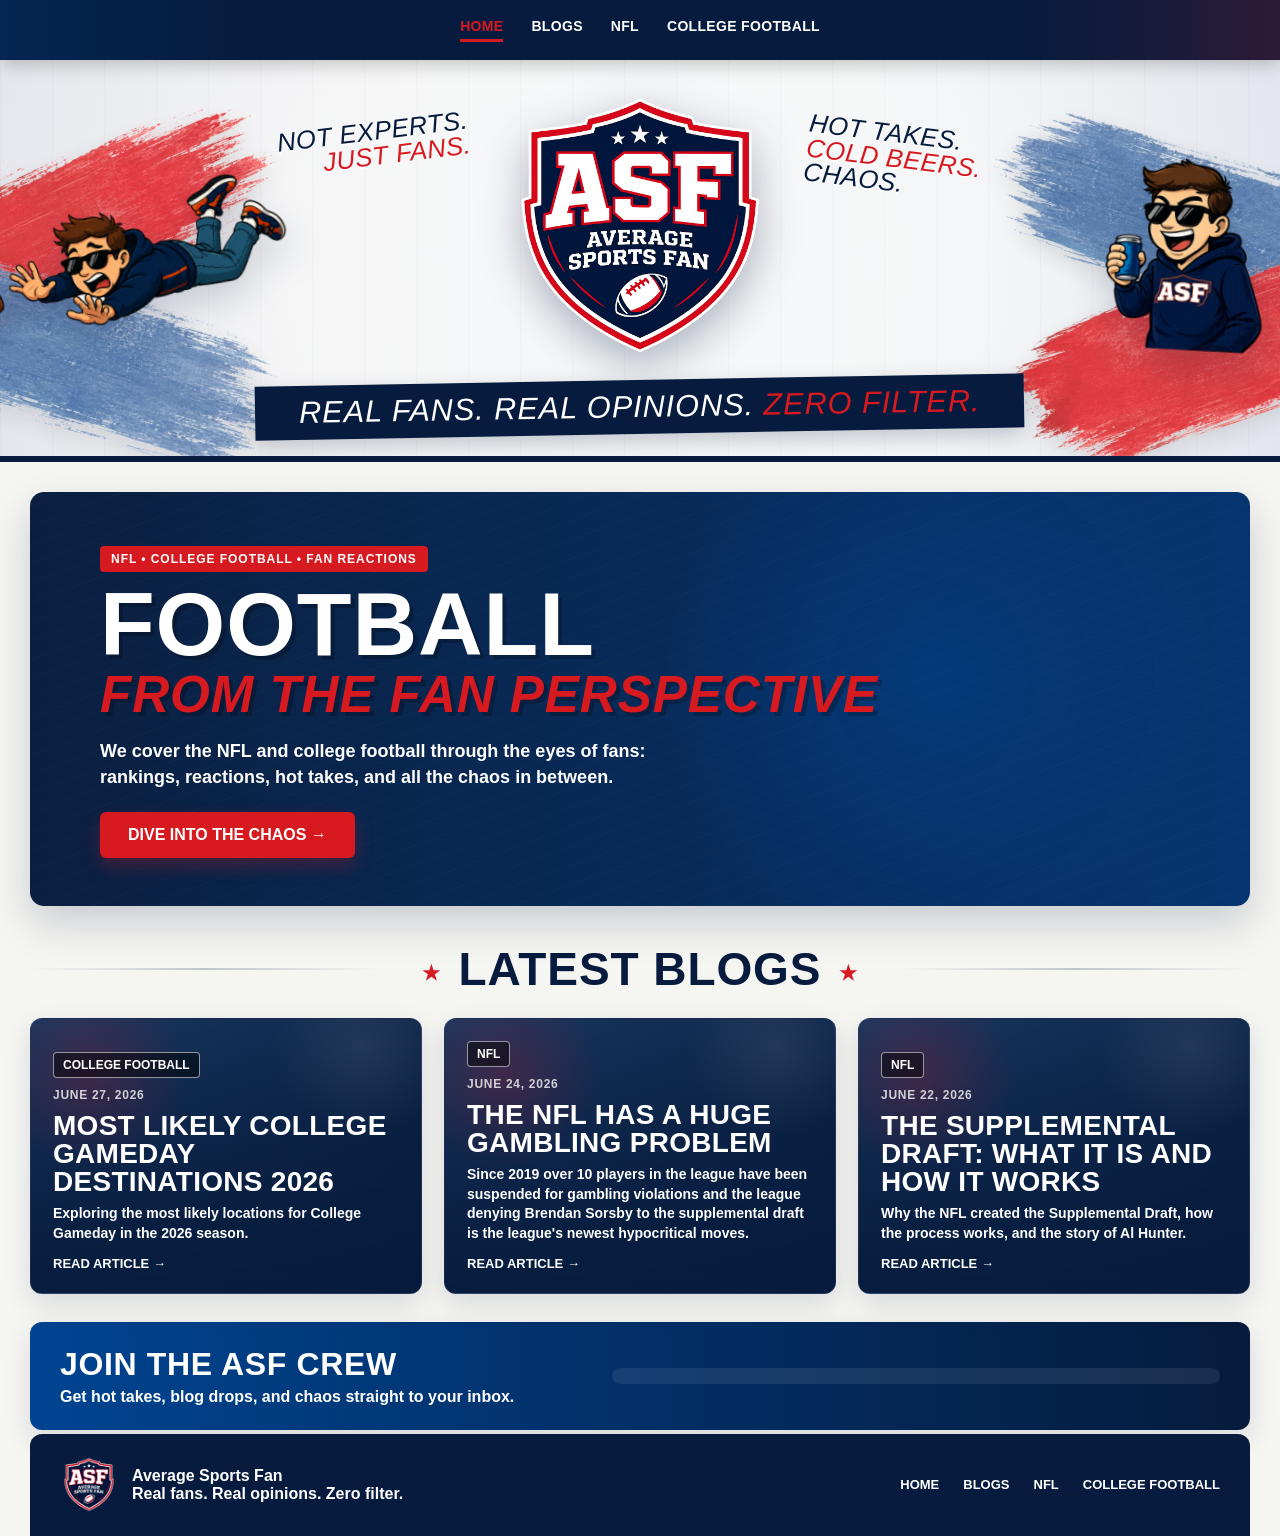
<file: index.html>
<!DOCTYPE html>
<html lang="en">
<head>
  <meta charset="UTF-8" />
  <meta name="viewport" content="width=device-width, initial-scale=1.0" />

  <title>Average Sports Fan | NFL & College Football Blog</title>
  <meta name="description" content="Average Sports Fan covers NFL and college football with fan reactions, rankings, and hot takes." />

  <style>
    :root {
      --navy: #061b3d;
      --blue: #004491;
      --red: #d71920;
      --white: #ffffff;
      --off-white: #f5f5f2;
      --text: #111111;
      --card-shadow: 0 18px 40px rgba(6, 27, 61, 0.18);
      --soft-shadow: 0 10px 28px rgba(6, 27, 61, 0.12);
    }

    * {
      box-sizing: border-box;
    }

    body {
      margin: 0;
      font-family: Arial, Helvetica, sans-serif;
      background: var(--off-white);
      color: var(--text);
    }

    a {
      color: inherit;
      text-decoration: none;
    }

    img {
      max-width: 100%;
      display: block;
    }

    .site-nav {
      background:
        linear-gradient(90deg, rgba(0, 68, 145, 0.25), transparent 20%, transparent 80%, rgba(215, 25, 32, 0.18)),
        var(--navy);
      color: var(--white);
      padding: 18px 7%;
      display: flex;
      align-items: center;
      justify-content: center;
      gap: 28px;
      text-transform: uppercase;
      font-weight: 900;
      letter-spacing: 0.02em;
      position: sticky;
      top: 0;
      z-index: 50;
      box-shadow: 0 4px 18px rgba(0, 0, 0, 0.22);
    }

    .nav-left {
      display: flex;
      align-items: center;
      justify-content: center;
      gap: 28px;
      flex-wrap: wrap;
    }

    .site-nav a {
      font-size: 14px;
      padding-bottom: 5px;
      border-bottom: 3px solid transparent;
    }

    .site-nav a:hover,
    .site-nav a.active {
      color: var(--red);
      border-bottom-color: var(--red);
    }

    .brand-strip {
      position: relative;
      min-height: 390px;
      background:
        radial-gradient(circle at center, rgba(255,255,255,0.97), rgba(255,255,255,0.86) 52%, rgba(235,238,244,0.9)),
        linear-gradient(90deg, rgba(215, 25, 32, 0.08), transparent 35%, transparent 65%, rgba(0, 68, 145, 0.10));
      overflow: hidden;
      border-bottom: 6px solid var(--navy);
      display: grid;
      place-items: center;
      text-align: center;
      padding: 28px 20px 22px;
    }

    .brand-strip::before {
      content: "";
      position: absolute;
      inset: 0;
      background:
        linear-gradient(rgba(6,27,61,0.03), rgba(6,27,61,0.03)),
        repeating-linear-gradient(
          90deg,
          rgba(6,27,61,0.025) 0,
          rgba(6,27,61,0.025) 1px,
          transparent 1px,
          transparent 52px
        );
      pointer-events: none;
    }

    .corner-brush {
      position: absolute;
      width: 520px;
      opacity: 0.95;
      z-index: 1;
      filter: drop-shadow(0 8px 12px rgba(0,0,0,0.12));
      pointer-events: none;
    }

    .brush-red-left {
      left: -210px;
      top: 30px;
      transform: rotate(-23deg);
    }

    .brush-blue-left {
      left: -220px;
      bottom: -38px;
      transform: rotate(17deg);
    }

    .brush-blue-right {
      right: -210px;
      top: 28px;
      transform: rotate(18deg);
    }

    .brush-red-right {
      right: -215px;
      bottom: -35px;
      transform: rotate(-18deg);
    }

    .brand-content {
      position: relative;
      z-index: 5;
      width: min(1240px, 100%);
      display: grid;
      grid-template-columns: 1fr 280px 1fr;
      align-items: center;
      gap: 24px;
    }

    .brand-logo {
      width: 280px;
      margin: 0 auto;
      filter: drop-shadow(0 14px 22px rgba(6, 27, 61, 0.32));
      position: relative;
      z-index: 8;
    }

    .brand-side {
      min-height: 255px;
      position: relative;
      display: flex;
      align-items: center;
    }

    .brand-side.left {
      justify-content: flex-start;
    }

    .brand-side.right {
      justify-content: flex-end;
    }

    .brand-character {
      position: relative;
      z-index: 6;
      filter: drop-shadow(0 16px 18px rgba(6, 27, 61, 0.18));
    }

    .falling-fan-img {
      width: 360px;
      left: -85px;
      top: 25px;
      transform: rotate(-4deg);
      margin-right: 0;
    }

    .standing-fan-img {
      width: 355px;
      left: 95px;
      top: 25px;
      transform: rotate(3deg);
      margin-left: 0;
    }

    .callout {
      position: absolute;
      z-index: 9;
      font-family: Impact, "Arial Black", sans-serif;
      text-transform: uppercase;
      font-style: italic;
      line-height: 0.96;
      letter-spacing: 0.015em;
      font-size: clamp(22px, 2vw, 32px);
      text-shadow: 0 2px 0 rgba(255,255,255,0.9);
      pointer-events: none;
    }

    .callout.left {
      top: 18px;
      right: 6px;
      transform: rotate(-7deg);
      text-align: right;
    }

    .callout.right {
      top: 20px;
      left: 2px;
      transform: rotate(7deg);
      text-align: left;
    }

    .callout .navy {
      color: var(--navy);
      display: block;
    }

    .callout .red {
      color: var(--red);
      display: block;
    }

    .brand-slogan {
      position: relative;
      z-index: 10;
      display: inline-block;
      margin-top: 12px;
      padding: 9px 44px;
      background: var(--navy);
      color: var(--white);
      font-family: Impact, "Arial Black", sans-serif;
      font-size: clamp(22px, 2.4vw, 34px);
      font-style: italic;
      text-transform: uppercase;
      letter-spacing: 0.03em;
      box-shadow: 0 8px 22px rgba(6,27,61,0.22);
      transform: rotate(-1deg);
    }

    .brand-slogan span {
      color: var(--red);
    }

    .page-wrap {
      width: min(1220px, calc(100% - 40px));
      margin: 0 auto;
    }

    .hero-card {
      margin-top: 30px;
      min-height: 335px;
      border-radius: 14px;
      overflow: hidden;
      background:
        radial-gradient(circle at 74% 45%, rgba(0, 68, 145, 0.48), transparent 30%),
        linear-gradient(90deg, rgba(6, 27, 61, 0.98), rgba(0, 49, 108, 0.98));
      color: var(--white);
      box-shadow: var(--card-shadow);
      display: grid;
      grid-template-columns: 1fr;
      align-items: end;
      position: relative;
      isolation: isolate;
    }

    .hero-card::before {
      content: "";
      position: absolute;
      inset: 0;
      background:
        repeating-linear-gradient(
          -20deg,
          rgba(255,255,255,0.035) 0,
          rgba(255,255,255,0.035) 1px,
          transparent 1px,
          transparent 18px
        );
      opacity: 0.5;
      z-index: -1;
    }

    .hero-copy {
      padding: 54px 70px 48px;
      position: relative;
      z-index: 2;
    }

    .hero-kicker {
      display: inline-block;
      background: var(--red);
      color: var(--white);
      padding: 6px 11px;
      border-radius: 4px;
      text-transform: uppercase;
      font-weight: 900;
      font-size: 12px;
      letter-spacing: 0.08em;
      margin-bottom: 16px;
    }

    .hero-copy h1 {
      margin: 0;
      font-family: Impact, "Arial Black", sans-serif;
      font-size: clamp(62px, 7vw, 104px);
      line-height: 0.82;
      text-transform: uppercase;
      letter-spacing: 0.01em;
      text-shadow: 4px 4px 0 rgba(0,0,0,0.22);
    }

    .hero-copy h1 span {
      display: block;
      margin-top: 10px;
      color: var(--red);
      font-size: clamp(30px, 4vw, 52px);
      font-style: italic;
      line-height: 0.95;
    }

    .hero-copy p {
      max-width: 615px;
      margin: 18px 0 22px;
      font-size: 18px;
      line-height: 1.45;
      font-weight: 700;
    }

    .primary-button {
      display: inline-flex;
      align-items: center;
      gap: 10px;
      background: var(--red);
      color: var(--white);
      border-radius: 6px;
      padding: 14px 28px;
      font-weight: 900;
      text-transform: uppercase;
      box-shadow: 0 8px 18px rgba(215, 25, 32, 0.28);
    }

    .primary-button:hover {
      transform: translateY(-1px);
      box-shadow: 0 10px 22px rgba(215, 25, 32, 0.38);
    }

    .section-title {
      display: grid;
      grid-template-columns: 1fr auto 1fr;
      align-items: center;
      gap: 22px;
      margin: 36px 0 22px;
      color: var(--navy);
      font-family: Impact, "Arial Black", sans-serif;
      font-size: clamp(30px, 4vw, 46px);
      text-transform: uppercase;
      letter-spacing: 0.02em;
      text-align: center;
    }

    .section-title::before,
    .section-title::after {
      content: "";
      height: 2px;
      background: linear-gradient(90deg, transparent, rgba(6,27,61,0.22), transparent);
    }

    .section-title span::before,
    .section-title span::after {
      content: "★";
      color: var(--red);
      font-size: 20px;
      margin: 0 18px;
      vertical-align: middle;
    }

    .blog-grid {
      display: grid;
      grid-template-columns: repeat(3, 1fr);
      gap: 22px;
    }

    .post-card {
      min-height: 210px;
      border-radius: 12px;
      overflow: hidden;
      background:
        linear-gradient(rgba(6,27,61,0.42), rgba(6,27,61,0.96)),
        linear-gradient(135deg, #294b79, #061b3d);
      color: var(--white);
      padding: 22px;
      display: flex;
      flex-direction: column;
      justify-content: flex-end;
      box-shadow: var(--soft-shadow);
      border: 1px solid rgba(255,255,255,0.08);
      position: relative;
    }

    .post-card::before {
      content: "";
      position: absolute;
      inset: 0;
      background:
        radial-gradient(circle at 15% 20%, rgba(215,25,32,0.22), transparent 24%),
        radial-gradient(circle at 85% 10%, rgba(255,255,255,0.08), transparent 22%);
      pointer-events: none;
    }

    .post-card > * {
      position: relative;
      z-index: 2;
    }

    .post-tag {
      width: fit-content;
      padding: 5px 9px;
      background: rgba(0,0,0,0.48);
      border: 1px solid rgba(255,255,255,0.55);
      border-radius: 4px;
      font-weight: 900;
      text-transform: uppercase;
      font-size: 12px;
      margin-bottom: 10px;
    }

    .post-card h3 {
      margin: 0 0 8px;
      font-family: Impact, "Arial Black", sans-serif;
      text-transform: uppercase;
      font-size: 28px;
      line-height: 1;
      letter-spacing: 0.01em;
    }

    .post-card p {
      margin: 0 0 12px;
      font-size: 14px;
      line-height: 1.4;
      font-weight: 700;
    }

    .post-date {
      margin-bottom: 10px;
      font-size: 12px;
      font-weight: 900;
      text-transform: uppercase;
      letter-spacing: 0.06em;
      color: rgba(255,255,255,0.78);
    }

    .post-card a {
      color: var(--white);
      font-weight: 900;
      text-transform: uppercase;
      font-size: 13px;
    }

    .empty-posts {
      grid-column: 1 / -1;
      background: var(--white);
      color: var(--navy);
      border-radius: 12px;
      padding: 28px;
      box-shadow: var(--soft-shadow);
      font-weight: 800;
      text-align: center;
    }

    .email-strip {
      margin: 28px 0 0;
      background: linear-gradient(90deg, var(--blue), var(--navy));
      color: var(--white);
      border-radius: 12px;
      padding: 24px 30px;
      display: grid;
      grid-template-columns: 1fr 1.15fr;
      gap: 24px;
      align-items: center;
      box-shadow: var(--soft-shadow);
    }

    .email-strip h2 {
      margin: 0;
      font-family: Impact, "Arial Black", sans-serif;
      text-transform: uppercase;
      font-size: 32px;
      letter-spacing: 0.02em;
    }

    .email-strip p {
      margin: 5px 0 0;
      font-weight: 700;
    }

    .email-strip form {
      display: flex;
      gap: 12px;
    }

    .email-strip input {
      flex: 1;
      border: none;
      border-radius: 6px;
      padding: 15px 16px;
      font-size: 16px;
    }

    .email-strip button {
      border: none;
      border-radius: 6px;
      background: var(--red);
      color: var(--white);
      padding: 15px 32px;
      font-weight: 900;
      text-transform: uppercase;
      cursor: pointer;
    }

    .kit-form-box {
  background: rgba(255,255,255,0.08);
  border-radius: 8px;
  padding: 8px;
}

.kit-form-box form {
  margin: 0 !important;
}

.kit-form-box button,
.kit-form-box input[type="submit"],
.kit-form-box .formkit-submit,
.kit-form-box .formkit-submit span {
  font-family: Impact, "Arial Black", sans-serif !important;
  text-transform: uppercase !important;
  font-style: italic !important;
  letter-spacing: 0.04em !important;
  font-size: 24px !important;
}

    .site-footer {
      width: min(1220px, calc(100% - 40px));
      margin: 4px auto 0;
      background: var(--navy);
      color: var(--white);
      border-radius: 12px 12px 0 0;
      padding: 22px 30px;
      display: flex;
      align-items: center;
      justify-content: space-between;
      gap: 20px;
      font-weight: 700;
    }

    .footer-brand {
      display: flex;
      align-items: center;
      gap: 14px;
    }

    .footer-brand img {
      width: 58px;
    }

    .footer-links {
      display: flex;
      gap: 24px;
      text-transform: uppercase;
      font-size: 13px;
      flex-wrap: wrap;
    }

    @media (max-width: 980px) {
      .site-nav {
        justify-content: center;
      }

      .nav-left {
        justify-content: center;
        gap: 16px;
      }

      .brand-strip {
        min-height: auto;
      }

      .brand-content {
        grid-template-columns: 1fr;
        gap: 10px;
      }

      .brand-side {
        min-height: auto;
        justify-content: center !important;
      }

      .falling-fan-img {
        width: 260px;
        left: 0;
        top: 0;
        transform: rotate(-4deg);
      }

      .standing-fan-img {
        width: 260px;
        left: 0;
        top: 0;
        transform: rotate(3deg);
      }

      .brand-logo {
        width: 230px;
      }

      .callout {
        position: static;
        transform: none !important;
        text-align: center !important;
        margin: 8px 0;
      }

      .email-strip {
        grid-template-columns: 1fr;
      }

      .hero-copy {
        padding: 40px 28px;
        text-align: center;
      }

      .hero-copy p {
        margin-left: auto;
        margin-right: auto;
      }

      .blog-grid {
        grid-template-columns: 1fr;
      }

      .site-footer {
        flex-direction: column;
        text-align: center;
      }

      .footer-brand {
        flex-direction: column;
      }
    }

    @media (max-width: 600px) {
      .site-nav {
        padding: 14px 20px;
      }

      .brand-slogan {
        padding: 8px 18px;
      }

      .page-wrap {
        width: min(100% - 24px, 1220px);
      }

      .email-strip form {
        flex-direction: column;
      }

      .email-strip button {
        width: 100%;
      }
    }
  </style>

<link rel="stylesheet" href="styles/mobile.css">
</head>

<body>
  <header class="site-nav">
    <nav class="nav-left">
      <a class="active" href="index.html">Home</a>
      <a href="blogs/index.html">Blogs</a>
      <a href="nfl/index.html">NFL</a>
      <a href="college-football/index.html">College Football</a>
    </nav>
  </header>

  <section class="brand-strip">
    <img src="images/red-brush.png" class="corner-brush brush-red-left" alt="">
    <img src="images/blue-brush.png" class="corner-brush brush-blue-left" alt="">
    <img src="images/blue-brush.png" class="corner-brush brush-blue-right" alt="">
    <img src="images/red-brush.png" class="corner-brush brush-red-right" alt="">

    <div class="brand-content">
      <div class="brand-side left">
        <img src="images/falling-fan.png" class="brand-character falling-fan-img" alt="Average Sports Fan diving for a football">
        <div class="callout left">
          <span class="navy">Not experts.</span>
          <span class="red">Just fans.</span>
        </div>
      </div>

      <img src="images/logo.png" class="brand-logo" alt="Average Sports Fan logo">

      <div class="brand-side right">
        <div class="callout right">
          <span class="navy">Hot takes.</span>
          <span class="red">Cold beers.</span>
          <span class="navy">Chaos.</span>
        </div>
        <img src="images/fan.png" class="brand-character standing-fan-img" alt="Average Sports Fan cartoon fan">
      </div>
    </div>

    <div class="brand-slogan">
      Real Fans. Real Opinions. <span>Zero Filter.</span>
    </div>
  </section>

  <main class="page-wrap">
    <section class="hero-card">
      <div class="hero-copy">
        <div class="hero-kicker">NFL • College Football • Fan Reactions</div>

        <h1>
          Football
          <span>From the Fan Perspective</span>
        </h1>

        <p>
          We cover the NFL and college football through the eyes of fans:
          rankings, reactions, hot takes, and all the chaos in between.
        </p>

        <a class="primary-button" href="blogs/index.html">Dive Into the Chaos →</a>
      </div>
    </section>

    <h2 class="section-title"><span>Latest Blogs</span></h2>

    <section class="blog-grid" id="latest-posts">
      <div class="empty-posts">Loading latest blogs...</div>
    </section>

    <section class="email-strip">
        <div>
        <h2>Join the ASF Crew</h2>
        <p>Get hot takes, blog drops, and chaos straight to your inbox.</p>
     </div>

     <div class="kit-form-box">
     <script async data-uid="f203890c32" src="https://average-sports-fan.kit.com/f203890c32/index.js"></script>
     </div>
    </section>
  </main>

  <footer class="site-footer">
    <div class="footer-brand">
      <img src="images/logo.png" alt="Average Sports Fan logo">
      <div>
        <strong>Average Sports Fan</strong><br>
        Real fans. Real opinions. Zero filter.
      </div>
    </div>

    <nav class="footer-links">
      <a href="index.html">Home</a>
      <a href="blogs/index.html">Blogs</a>
      <a href="nfl/index.html">NFL</a>
      <a href="college-football/index.html">College Football</a>
    </nav>
  </footer>

  <script src="data/posts.js"></script>
  <script>
    const latestPostsContainer = document.getElementById("latest-posts");

    const latestPosts = posts
      .slice()
      .sort((a, b) => new Date(b.date) - new Date(a.date))
      .slice(0, 3);

    if (latestPosts.length === 0) {
      latestPostsContainer.innerHTML = `
        <div class="empty-posts">No blogs published yet.</div>
      `;
    } else {
      latestPostsContainer.innerHTML = latestPosts.map(post => `
        <article class="post-card">
          <div class="post-tag">${post.category}</div>
          <div class="post-date">${post.displayDate}</div>
          <h3>${post.title}</h3>
          <p>${post.description}</p>
          <a href="${post.url}">Read Article →</a>
        </article>
      `).join("");
    }
  </script>
</body>
</html>
</file>
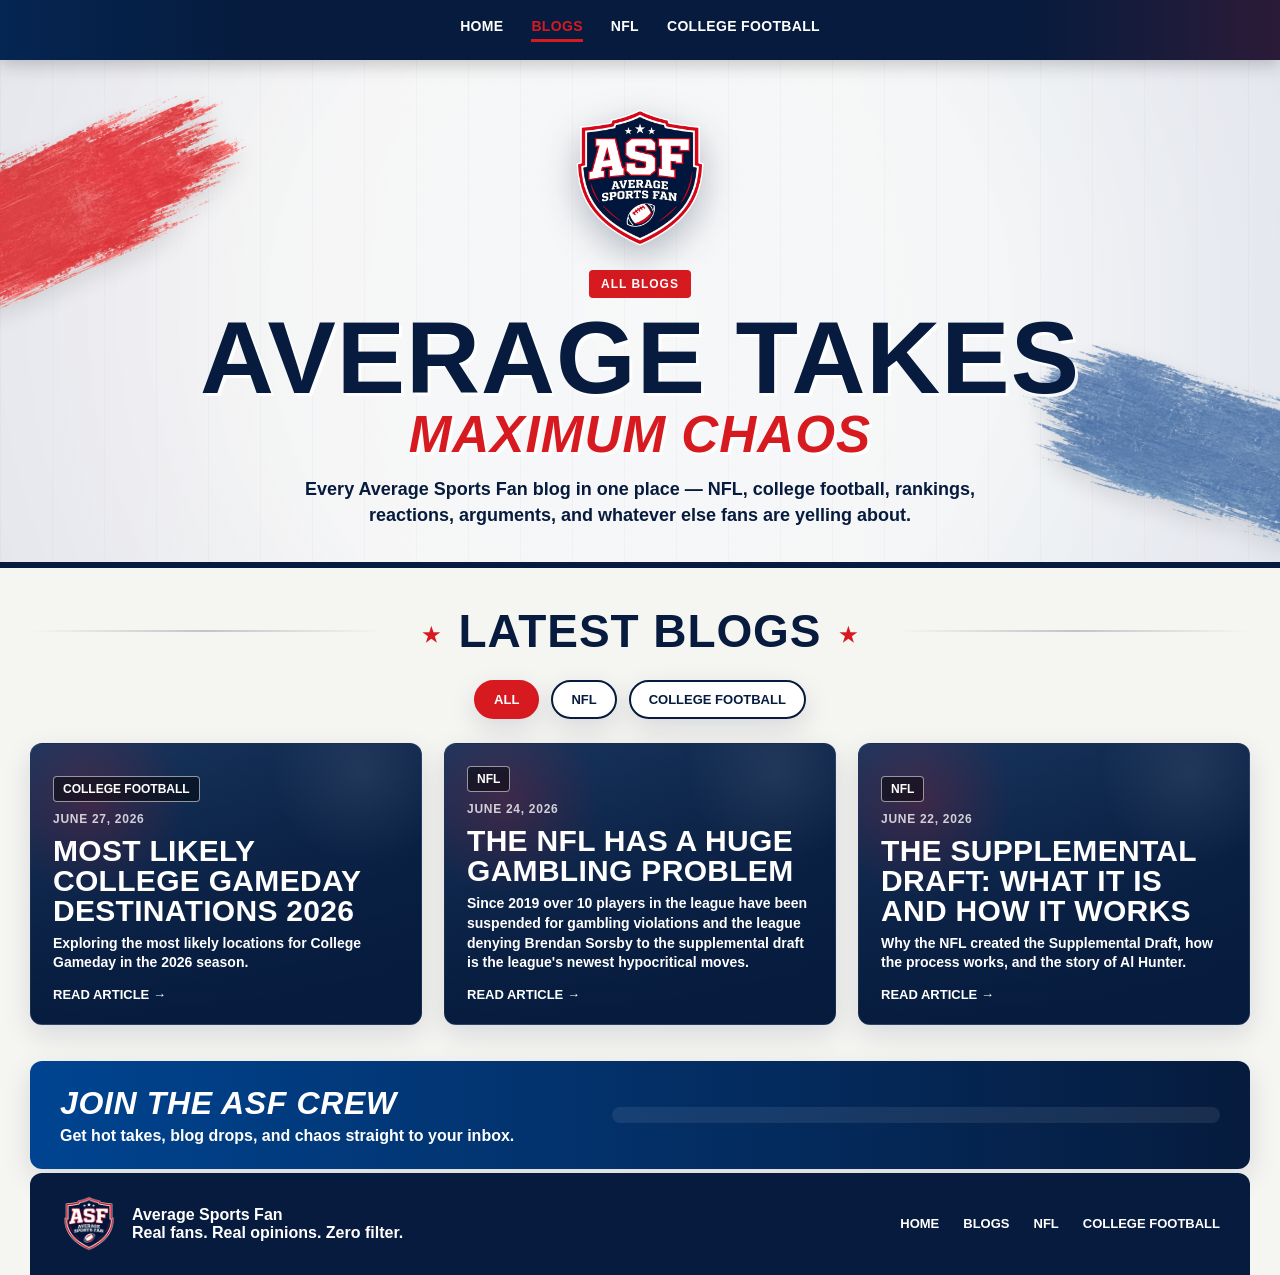
<file: blogs/index.html>
<!DOCTYPE html>
<html lang="en">
<head>
  <meta charset="UTF-8" />
  <meta name="viewport" content="width=device-width, initial-scale=1.0" />

  <title>Blogs | Average Sports Fan</title>
  <meta name="description" content="Read the latest NFL and college football blogs from Average Sports Fan." />

  <style>
    :root {
      --navy: #061b3d;
      --blue: #004491;
      --red: #d71920;
      --white: #ffffff;
      --off-white: #f5f5f2;
      --text: #111111;
      --soft-shadow: 0 10px 28px rgba(6, 27, 61, 0.12);
      --card-shadow: 0 18px 40px rgba(6, 27, 61, 0.18);
    }

    * {
      box-sizing: border-box;
    }

    body {
      margin: 0;
      font-family: Arial, Helvetica, sans-serif;
      background: var(--off-white);
      color: var(--text);
    }

    a {
      color: inherit;
      text-decoration: none;
    }

    img {
      max-width: 100%;
      display: block;
    }

    .site-nav {
      background:
        linear-gradient(90deg, rgba(0, 68, 145, 0.25), transparent 20%, transparent 80%, rgba(215, 25, 32, 0.18)),
        var(--navy);
      color: var(--white);
      padding: 18px 7%;
      display: flex;
      align-items: center;
      justify-content: center;
      gap: 28px;
      text-transform: uppercase;
      font-weight: 900;
      letter-spacing: 0.02em;
      position: sticky;
      top: 0;
      z-index: 50;
      box-shadow: 0 4px 18px rgba(0, 0, 0, 0.22);
    }

    .nav-left {
      display: flex;
      align-items: center;
      justify-content: center;
      gap: 28px;
      flex-wrap: wrap;
    }

    .site-nav a {
      font-size: 14px;
      padding-bottom: 5px;
      border-bottom: 3px solid transparent;
    }

    .site-nav a:hover,
    .site-nav a.active {
      color: var(--red);
      border-bottom-color: var(--red);
    }

    .page-hero {
      position: relative;
      overflow: hidden;
      min-height: 310px;
      background:
        radial-gradient(circle at center, rgba(255,255,255,0.97), rgba(255,255,255,0.86) 52%, rgba(235,238,244,0.9)),
        linear-gradient(90deg, rgba(215, 25, 32, 0.08), transparent 35%, transparent 65%, rgba(0, 68, 145, 0.10));
      border-bottom: 6px solid var(--navy);
      display: grid;
      place-items: center;
      text-align: center;
      padding: 44px 20px 34px;
    }

    .page-hero::before {
      content: "";
      position: absolute;
      inset: 0;
      background:
        linear-gradient(rgba(6,27,61,0.03), rgba(6,27,61,0.03)),
        repeating-linear-gradient(
          90deg,
          rgba(6,27,61,0.025) 0,
          rgba(6,27,61,0.025) 1px,
          transparent 1px,
          transparent 52px
        );
      pointer-events: none;
    }

    .corner-brush {
      position: absolute;
      width: 500px;
      opacity: 0.95;
      z-index: 1;
      filter: drop-shadow(0 8px 12px rgba(0,0,0,0.12));
      pointer-events: none;
    }

    .brush-red-left {
      left: -220px;
      top: 18px;
      transform: rotate(-23deg);
    }

    .brush-blue-right {
      right: -220px;
      bottom: -40px;
      transform: rotate(18deg);
    }

    .hero-content {
      position: relative;
      z-index: 5;
      width: min(900px, 100%);
      display: grid;
      place-items: center;
    }

    .hero-logo {
      width: 150px;
      margin-bottom: 16px;
      filter: drop-shadow(0 12px 18px rgba(6, 27, 61, 0.28));
    }

    .hero-kicker {
      display: inline-block;
      background: var(--red);
      color: var(--white);
      padding: 7px 12px;
      border-radius: 4px;
      text-transform: uppercase;
      font-weight: 900;
      font-size: 12px;
      letter-spacing: 0.08em;
      margin-bottom: 14px;
    }

    .page-hero h1 {
      margin: 0;
      font-family: Impact, "Arial Black", sans-serif;
      color: var(--navy);
      font-size: clamp(58px, 8vw, 104px);
      line-height: 0.9;
      text-transform: uppercase;
      letter-spacing: 0.01em;
      text-shadow: 3px 3px 0 rgba(255,255,255,0.9);
    }

    .page-hero h1 span {
      color: var(--red);
      display: block;
      font-style: italic;
      font-size: clamp(30px, 4vw, 52px);
      margin-top: 8px;
    }

    .page-hero p {
      max-width: 720px;
      margin: 18px auto 0;
      color: var(--navy);
      font-size: 18px;
      line-height: 1.45;
      font-weight: 800;
    }

    .page-wrap {
      width: min(1220px, calc(100% - 40px));
      margin: 0 auto;
    }

    .section-title {
      display: grid;
      grid-template-columns: 1fr auto 1fr;
      align-items: center;
      gap: 22px;
      margin: 36px 0 22px;
      color: var(--navy);
      font-family: Impact, "Arial Black", sans-serif;
      font-size: clamp(30px, 4vw, 46px);
      text-transform: uppercase;
      letter-spacing: 0.02em;
      text-align: center;
    }

    .section-title::before,
    .section-title::after {
      content: "";
      height: 2px;
      background: linear-gradient(90deg, transparent, rgba(6,27,61,0.22), transparent);
    }

    .section-title span::before,
    .section-title span::after {
      content: "★";
      color: var(--red);
      font-size: 20px;
      margin: 0 18px;
      vertical-align: middle;
    }

    .filter-bar {
      display: flex;
      justify-content: center;
      gap: 12px;
      flex-wrap: wrap;
      margin-bottom: 24px;
    }

    .filter-pill {
      border: 2px solid var(--navy);
      background: var(--white);
      color: var(--navy);
      border-radius: 999px;
      padding: 10px 18px;
      font-weight: 900;
      text-transform: uppercase;
      font-size: 13px;
      cursor: pointer;
      box-shadow: var(--soft-shadow);
    }

    .filter-pill.active,
    .filter-pill:hover {
      background: var(--red);
      color: var(--white);
      border-color: var(--red);
    }

    .blog-grid {
      display: grid;
      grid-template-columns: repeat(3, 1fr);
      gap: 22px;
      margin-bottom: 36px;
    }

    .post-card {
      min-height: 230px;
      border-radius: 12px;
      overflow: hidden;
      background:
        linear-gradient(rgba(6,27,61,0.42), rgba(6,27,61,0.96)),
        linear-gradient(135deg, #294b79, #061b3d);
      color: var(--white);
      padding: 22px;
      display: flex;
      flex-direction: column;
      justify-content: flex-end;
      box-shadow: var(--soft-shadow);
      border: 1px solid rgba(255,255,255,0.08);
      position: relative;
    }

    .post-card::before {
      content: "";
      position: absolute;
      inset: 0;
      background:
        radial-gradient(circle at 15% 20%, rgba(215,25,32,0.22), transparent 24%),
        radial-gradient(circle at 85% 10%, rgba(255,255,255,0.08), transparent 22%);
      pointer-events: none;
    }

    .post-card > * {
      position: relative;
      z-index: 2;
    }

    .post-tag {
      width: fit-content;
      padding: 5px 9px;
      background: rgba(0,0,0,0.48);
      border: 1px solid rgba(255,255,255,0.55);
      border-radius: 4px;
      font-weight: 900;
      text-transform: uppercase;
      font-size: 12px;
      margin-bottom: 10px;
    }

    .post-date {
      margin-bottom: 10px;
      font-size: 12px;
      font-weight: 900;
      text-transform: uppercase;
      letter-spacing: 0.06em;
      color: rgba(255,255,255,0.78);
    }

    .post-card h2 {
      margin: 0 0 8px;
      font-family: Impact, "Arial Black", sans-serif;
      text-transform: uppercase;
      font-size: 30px;
      line-height: 1;
      letter-spacing: 0.01em;
    }

    .post-card p {
      margin: 0 0 14px;
      font-size: 14px;
      line-height: 1.4;
      font-weight: 700;
    }

    .post-card a {
      color: var(--white);
      font-weight: 900;
      text-transform: uppercase;
      font-size: 13px;
    }

    .empty-posts {
      grid-column: 1 / -1;
      background: var(--white);
      color: var(--navy);
      border-radius: 12px;
      padding: 28px;
      box-shadow: var(--soft-shadow);
      font-weight: 800;
      text-align: center;
    }

    .site-footer {
      width: min(1220px, calc(100% - 40px));
      margin: 4px auto 0;
      background: var(--navy);
      color: var(--white);
      border-radius: 12px 12px 0 0;
      padding: 22px 30px;
      display: flex;
      align-items: center;
      justify-content: space-between;
      gap: 20px;
      font-weight: 700;
    }

    .footer-brand {
      display: flex;
      align-items: center;
      gap: 14px;
    }

    .footer-brand img {
      width: 58px;
    }

    .footer-links {
      display: flex;
      gap: 24px;
      text-transform: uppercase;
      font-size: 13px;
      flex-wrap: wrap;
    }

    @media (max-width: 980px) {
      .nav-left {
        justify-content: center;
        gap: 16px;
      }

      .blog-grid {
        grid-template-columns: 1fr;
      }

      .site-footer {
        flex-direction: column;
        text-align: center;
      }

      .footer-brand {
        flex-direction: column;
      }
    }

    @media (max-width: 600px) {
      .site-nav {
        padding: 14px 20px;
      }

      .page-wrap {
        width: min(100% - 24px, 1220px);
      }

      .page-hero h1 {
        font-size: 58px;
      }

      .section-title span::before,
      .section-title span::after {
        display: none;
      }
    }
  </style>
  
  <link rel="stylesheet" href="../styles/mobile.css">
</head>

<body>

  <header class="site-nav">
    <nav class="nav-left">
      <a href="../index.html">Home</a>
      <a class="active" href="index.html">Blogs</a>
      <a href="../nfl/index.html">NFL</a>
      <a href="../college-football/index.html">College Football</a>
    </nav>
  </header>

  <section class="page-hero">
    <img src="../images/red-brush.png" class="corner-brush brush-red-left" alt="">
    <img src="../images/blue-brush.png" class="corner-brush brush-blue-right" alt="">

    <div class="hero-content">
      <img src="../images/logo.png" class="hero-logo" alt="Average Sports Fan logo">
      <div class="hero-kicker">All Blogs</div>

      <h1>
        Average Takes
        <span>Maximum Chaos</span>
      </h1>

      <p>
        Every Average Sports Fan blog in one place — NFL, college football,
        rankings, reactions, arguments, and whatever else fans are yelling about.
      </p>
    </div>
  </section>

  <main class="page-wrap">
    <h2 class="section-title"><span>Latest Blogs</span></h2>

    <div class="filter-bar">
      <button class="filter-pill active" data-filter="All">All</button>
      <button class="filter-pill" data-filter="NFL">NFL</button>
      <button class="filter-pill" data-filter="College Football">College Football</button>
    </div>

    <section class="blog-grid" id="all-posts">
      <div class="empty-posts">Loading blogs...</div>
    </section>
  </main>

  <footer class="site-footer">
    <div class="footer-brand">
      <img src="../images/logo.png" alt="Average Sports Fan logo">
      <div>
        <strong>Average Sports Fan</strong><br>
        Real fans. Real opinions. Zero filter.
      </div>
    </div>

    <nav class="footer-links">
      <a href="../index.html">Home</a>
      <a href="index.html">Blogs</a>
      <a href="../nfl/index.html">NFL</a>
      <a href="../college-football/index.html">College Football</a>
    </nav>
  </footer>

  <script src="../data/posts.js"></script>
  <script>
    const postsContainer = document.getElementById("all-posts");
    const filterButtons = document.querySelectorAll(".filter-pill");

    function getBlogUrl(postUrl) {
      if (postUrl.startsWith("http") || postUrl.startsWith("../")) {
        return postUrl;
      }

      return "../" + postUrl;
    }

    function renderPosts(category = "All") {
      const filteredPosts = posts
        .slice()
        .sort((a, b) => new Date(b.date) - new Date(a.date))
        .filter(post => category === "All" || post.category === category);

      if (filteredPosts.length === 0) {
        postsContainer.innerHTML = `
          <div class="empty-posts">No ${category} blogs published yet.</div>
        `;
        return;
      }

      postsContainer.innerHTML = filteredPosts.map(post => `
        <article class="post-card">
          <div class="post-tag">${post.category}</div>
          <div class="post-date">${post.displayDate}</div>
          <h2>${post.title}</h2>
          <p>${post.description}</p>
          <a href="${getBlogUrl(post.url)}">Read Article →</a>
        </article>
      `).join("");
    }

    filterButtons.forEach(button => {
      button.addEventListener("click", () => {
        filterButtons.forEach(btn => btn.classList.remove("active"));
        button.classList.add("active");
        renderPosts(button.dataset.filter);
      });
    });

    renderPosts();
  </script>

<script src="../data/email-signup.js"></script>

</body>
</html>
</file>
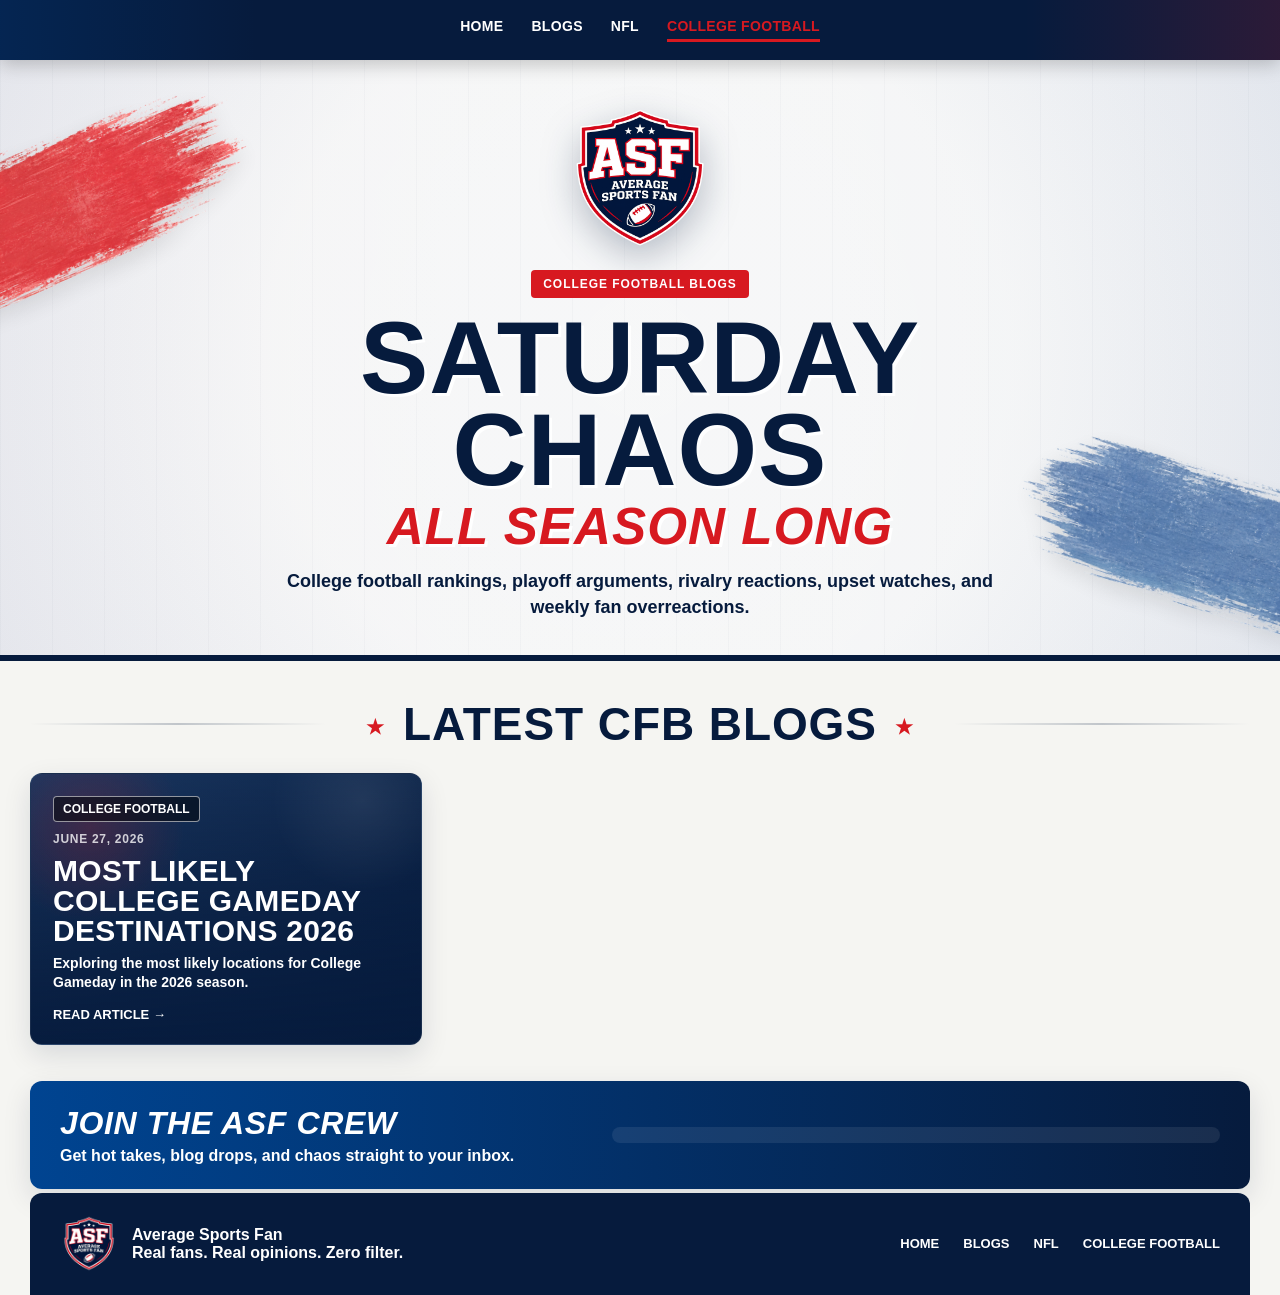
<file: college-football/index.html>
<!DOCTYPE html>
<html lang="en">
<head>
  <meta charset="UTF-8" />
  <meta name="viewport" content="width=device-width, initial-scale=1.0" />

  <title>College Football Blogs | Average Sports Fan</title>
  <meta name="description" content="Read college football blogs, reactions, rankings, and fan takes from Average Sports Fan." />

  <style>
    :root {
      --navy: #061b3d;
      --blue: #004491;
      --red: #d71920;
      --white: #ffffff;
      --off-white: #f5f5f2;
      --text: #111111;
      --soft-shadow: 0 10px 28px rgba(6, 27, 61, 0.12);
    }

    * {
      box-sizing: border-box;
    }

    body {
      margin: 0;
      font-family: Arial, Helvetica, sans-serif;
      background: var(--off-white);
      color: var(--text);
    }

    a {
      color: inherit;
      text-decoration: none;
    }

    img {
      max-width: 100%;
      display: block;
    }

    .site-nav {
      background:
        linear-gradient(90deg, rgba(0, 68, 145, 0.25), transparent 20%, transparent 80%, rgba(215, 25, 32, 0.18)),
        var(--navy);
      color: var(--white);
      padding: 18px 7%;
      display: flex;
      align-items: center;
      justify-content: center;
      text-transform: uppercase;
      font-weight: 900;
      letter-spacing: 0.02em;
      position: sticky;
      top: 0;
      z-index: 50;
      box-shadow: 0 4px 18px rgba(0, 0, 0, 0.22);
    }

    .nav-left {
      display: flex;
      align-items: center;
      justify-content: center;
      gap: 28px;
      flex-wrap: wrap;
    }

    .site-nav a {
      font-size: 14px;
      padding-bottom: 5px;
      border-bottom: 3px solid transparent;
    }

    .site-nav a:hover,
    .site-nav a.active {
      color: var(--red);
      border-bottom-color: var(--red);
    }

    .page-hero {
      position: relative;
      overflow: hidden;
      min-height: 310px;
      background:
        radial-gradient(circle at center, rgba(255,255,255,0.97), rgba(255,255,255,0.86) 52%, rgba(235,238,244,0.9)),
        linear-gradient(90deg, rgba(215, 25, 32, 0.08), transparent 35%, transparent 65%, rgba(0, 68, 145, 0.10));
      border-bottom: 6px solid var(--navy);
      display: grid;
      place-items: center;
      text-align: center;
      padding: 44px 20px 34px;
    }

    .page-hero::before {
      content: "";
      position: absolute;
      inset: 0;
      background:
        linear-gradient(rgba(6,27,61,0.03), rgba(6,27,61,0.03)),
        repeating-linear-gradient(
          90deg,
          rgba(6,27,61,0.025) 0,
          rgba(6,27,61,0.025) 1px,
          transparent 1px,
          transparent 52px
        );
      pointer-events: none;
    }

    .corner-brush {
      position: absolute;
      width: 500px;
      opacity: 0.95;
      z-index: 1;
      filter: drop-shadow(0 8px 12px rgba(0,0,0,0.12));
      pointer-events: none;
    }

    .brush-red-left {
      left: -220px;
      top: 18px;
      transform: rotate(-23deg);
    }

    .brush-blue-right {
      right: -220px;
      bottom: -40px;
      transform: rotate(18deg);
    }

    .hero-content {
      position: relative;
      z-index: 5;
      width: min(900px, 100%);
      display: grid;
      place-items: center;
    }

    .hero-logo {
      width: 150px;
      margin-bottom: 16px;
      filter: drop-shadow(0 12px 18px rgba(6, 27, 61, 0.28));
    }

    .hero-kicker {
      display: inline-block;
      background: var(--red);
      color: var(--white);
      padding: 7px 12px;
      border-radius: 4px;
      text-transform: uppercase;
      font-weight: 900;
      font-size: 12px;
      letter-spacing: 0.08em;
      margin-bottom: 14px;
    }

    .page-hero h1 {
      margin: 0;
      font-family: Impact, "Arial Black", sans-serif;
      color: var(--navy);
      font-size: clamp(54px, 8vw, 104px);
      line-height: 0.9;
      text-transform: uppercase;
      letter-spacing: 0.01em;
      text-shadow: 3px 3px 0 rgba(255,255,255,0.9);
    }

    .page-hero h1 span {
      color: var(--red);
      display: block;
      font-style: italic;
      font-size: clamp(30px, 4vw, 52px);
      margin-top: 8px;
    }

    .page-hero p {
      max-width: 720px;
      margin: 18px auto 0;
      color: var(--navy);
      font-size: 18px;
      line-height: 1.45;
      font-weight: 800;
    }

    .page-wrap {
      width: min(1220px, calc(100% - 40px));
      margin: 0 auto;
    }

    .section-title {
      display: grid;
      grid-template-columns: 1fr auto 1fr;
      align-items: center;
      gap: 22px;
      margin: 36px 0 22px;
      color: var(--navy);
      font-family: Impact, "Arial Black", sans-serif;
      font-size: clamp(30px, 4vw, 46px);
      text-transform: uppercase;
      letter-spacing: 0.02em;
      text-align: center;
    }

    .section-title::before,
    .section-title::after {
      content: "";
      height: 2px;
      background: linear-gradient(90deg, transparent, rgba(6,27,61,0.22), transparent);
    }

    .section-title span::before,
    .section-title span::after {
      content: "★";
      color: var(--red);
      font-size: 20px;
      margin: 0 18px;
      vertical-align: middle;
    }

    .blog-grid {
      display: grid;
      grid-template-columns: repeat(3, 1fr);
      gap: 22px;
      margin-bottom: 36px;
    }

    .post-card {
      min-height: 230px;
      border-radius: 12px;
      overflow: hidden;
      background:
        linear-gradient(rgba(6,27,61,0.42), rgba(6,27,61,0.96)),
        linear-gradient(135deg, #294b79, #061b3d);
      color: var(--white);
      padding: 22px;
      display: flex;
      flex-direction: column;
      justify-content: flex-end;
      box-shadow: var(--soft-shadow);
      border: 1px solid rgba(255,255,255,0.08);
      position: relative;
    }

    .post-card::before {
      content: "";
      position: absolute;
      inset: 0;
      background:
        radial-gradient(circle at 15% 20%, rgba(215,25,32,0.22), transparent 24%),
        radial-gradient(circle at 85% 10%, rgba(255,255,255,0.08), transparent 22%);
      pointer-events: none;
    }

    .post-card > * {
      position: relative;
      z-index: 2;
    }

    .post-tag {
      width: fit-content;
      padding: 5px 9px;
      background: rgba(0,0,0,0.48);
      border: 1px solid rgba(255,255,255,0.55);
      border-radius: 4px;
      font-weight: 900;
      text-transform: uppercase;
      font-size: 12px;
      margin-bottom: 10px;
    }

    .post-date {
      margin-bottom: 10px;
      font-size: 12px;
      font-weight: 900;
      text-transform: uppercase;
      letter-spacing: 0.06em;
      color: rgba(255,255,255,0.78);
    }

    .post-card h2 {
      margin: 0 0 8px;
      font-family: Impact, "Arial Black", sans-serif;
      text-transform: uppercase;
      font-size: 30px;
      line-height: 1;
      letter-spacing: 0.01em;
    }

    .post-card p {
      margin: 0 0 14px;
      font-size: 14px;
      line-height: 1.4;
      font-weight: 700;
    }

    .post-card a {
      color: var(--white);
      font-weight: 900;
      text-transform: uppercase;
      font-size: 13px;
    }

    .empty-posts {
      grid-column: 1 / -1;
      background: var(--white);
      color: var(--navy);
      border-radius: 12px;
      padding: 28px;
      box-shadow: var(--soft-shadow);
      font-weight: 800;
      text-align: center;
    }

    .site-footer {
      width: min(1220px, calc(100% - 40px));
      margin: 4px auto 0;
      background: var(--navy);
      color: var(--white);
      border-radius: 12px 12px 0 0;
      padding: 22px 30px;
      display: flex;
      align-items: center;
      justify-content: space-between;
      gap: 20px;
      font-weight: 700;
    }

    .footer-brand {
      display: flex;
      align-items: center;
      gap: 14px;
    }

    .footer-brand img {
      width: 58px;
    }

    .footer-links {
      display: flex;
      gap: 24px;
      text-transform: uppercase;
      font-size: 13px;
      flex-wrap: wrap;
    }

    @media (max-width: 980px) {
      .nav-left {
        justify-content: center;
        gap: 16px;
      }

      .blog-grid {
        grid-template-columns: 1fr;
      }

      .site-footer {
        flex-direction: column;
        text-align: center;
      }

      .footer-brand {
        flex-direction: column;
      }
    }

    @media (max-width: 600px) {
      .site-nav {
        padding: 14px 20px;
      }

      .page-wrap {
        width: min(100% - 24px, 1220px);
      }

      .page-hero h1 {
        font-size: 52px;
      }

      .section-title span::before,
      .section-title span::after {
        display: none;
      }
    }
  </style>
  
  <link rel="stylesheet" href="../styles/mobile.css">
</head>

<body>

  <header class="site-nav">
    <nav class="nav-left">
      <a href="../index.html">Home</a>
      <a href="../blogs/index.html">Blogs</a>
      <a href="../nfl/index.html">NFL</a>
      <a class="active" href="index.html">College Football</a>
    </nav>
  </header>

  <section class="page-hero">
    <img src="../images/red-brush.png" class="corner-brush brush-red-left" alt="">
    <img src="../images/blue-brush.png" class="corner-brush brush-blue-right" alt="">

    <div class="hero-content">
      <img src="../images/logo.png" class="hero-logo" alt="Average Sports Fan logo">
      <div class="hero-kicker">College Football Blogs</div>

      <h1>
        Saturday Chaos
        <span>All Season Long</span>
      </h1>

      <p>
        College football rankings, playoff arguments, rivalry reactions, upset watches, and weekly fan overreactions.
      </p>
    </div>
  </section>

  <main class="page-wrap">
    <h2 class="section-title"><span>Latest CFB Blogs</span></h2>

    <section class="blog-grid" id="category-posts">
      <div class="empty-posts">Loading college football blogs...</div>
    </section>
  </main>

  <footer class="site-footer">
    <div class="footer-brand">
      <img src="../images/logo.png" alt="Average Sports Fan logo">
      <div>
        <strong>Average Sports Fan</strong><br>
        Real fans. Real opinions. Zero filter.
      </div>
    </div>

    <nav class="footer-links">
      <a href="../index.html">Home</a>
      <a href="../blogs/index.html">Blogs</a>
      <a href="../nfl/index.html">NFL</a>
      <a href="index.html">College Football</a>
    </nav>
  </footer>

  <script src="../data/posts.js"></script>
  <script>
    const CATEGORY = "College Football";
    const postsContainer = document.getElementById("category-posts");

    function getBlogUrl(postUrl) {
      if (postUrl.startsWith("http") || postUrl.startsWith("../")) {
        return postUrl;
      }

      return "../" + postUrl;
    }

    const categoryPosts = posts
      .slice()
      .sort((a, b) => new Date(b.date) - new Date(a.date))
      .filter(post => post.category === CATEGORY);

    if (categoryPosts.length === 0) {
      postsContainer.innerHTML = `
        <div class="empty-posts">No college football blogs published yet.</div>
      `;
    } else {
      postsContainer.innerHTML = categoryPosts.map(post => `
        <article class="post-card">
          <div class="post-tag">${post.category}</div>
          <div class="post-date">${post.displayDate}</div>
          <h2>${post.title}</h2>
          <p>${post.description}</p>
          <a href="${getBlogUrl(post.url)}">Read Article →</a>
        </article>
      `).join("");
    }
  </script>

  <script src="../data/email-signup.js"></script>

</body>
</html>
</file>
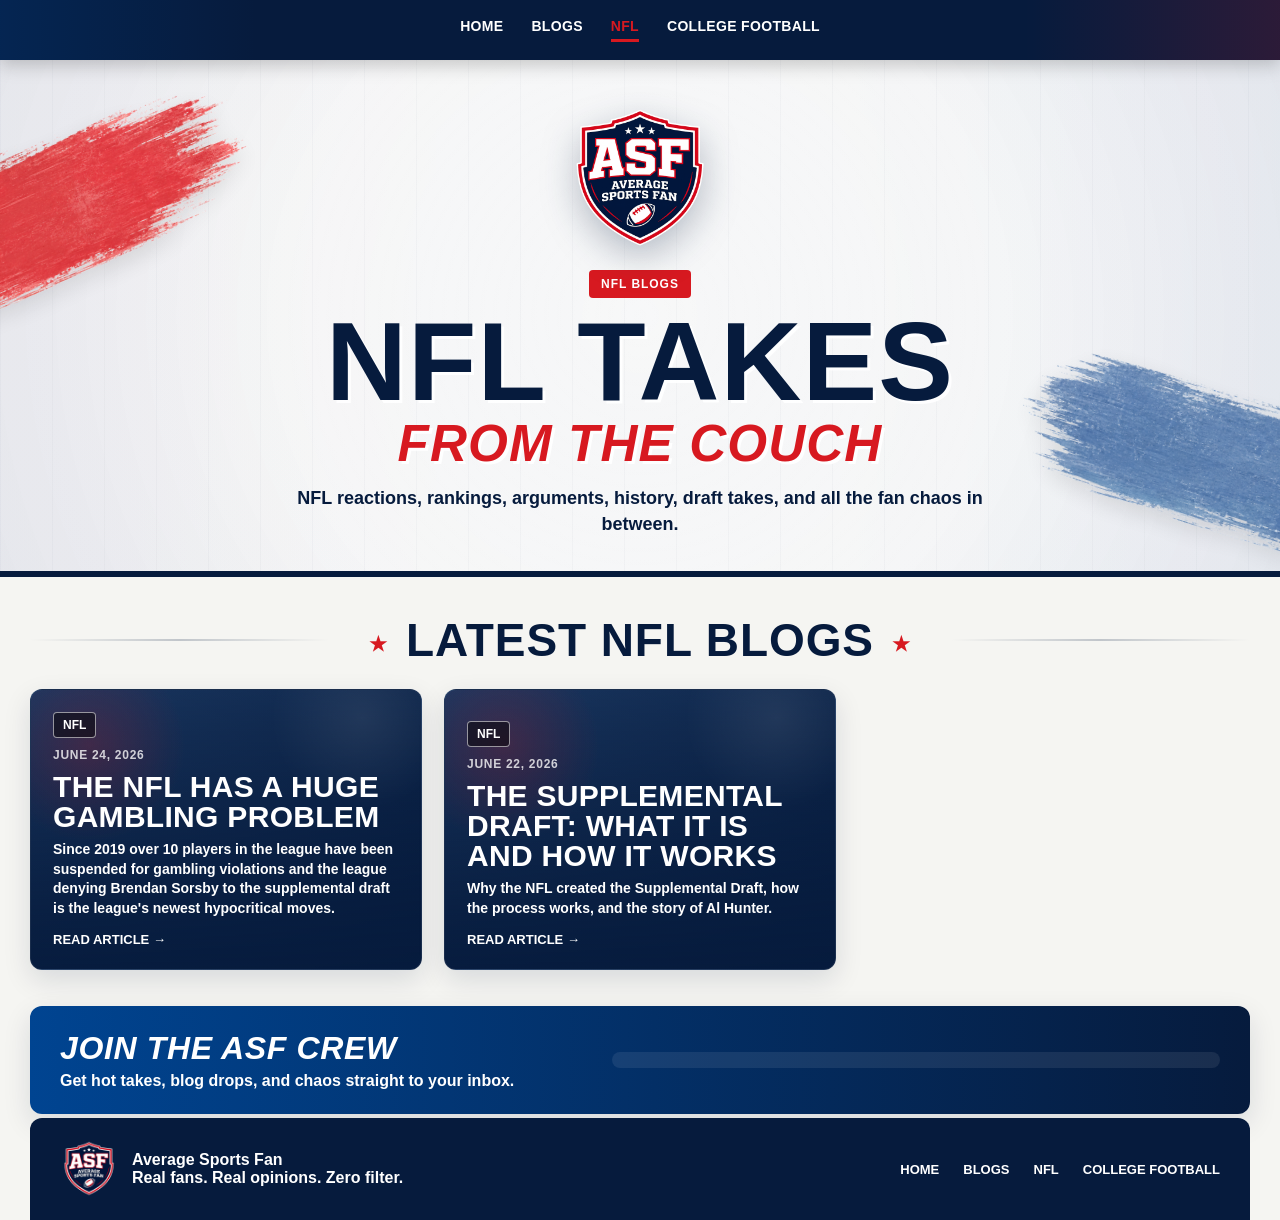
<file: nfl/index.html>
<!DOCTYPE html>
<html lang="en">
<head>
  <meta charset="UTF-8" />
  <meta name="viewport" content="width=device-width, initial-scale=1.0" />

  <title>NFL Blogs | Average Sports Fan</title>
  <meta name="description" content="Read NFL blogs, reactions, rankings, and fan takes from Average Sports Fan." />

  <style>
    :root {
      --navy: #061b3d;
      --blue: #004491;
      --red: #d71920;
      --white: #ffffff;
      --off-white: #f5f5f2;
      --text: #111111;
      --soft-shadow: 0 10px 28px rgba(6, 27, 61, 0.12);
    }

    * {
      box-sizing: border-box;
    }

    body {
      margin: 0;
      font-family: Arial, Helvetica, sans-serif;
      background: var(--off-white);
      color: var(--text);
    }

    a {
      color: inherit;
      text-decoration: none;
    }

    img {
      max-width: 100%;
      display: block;
    }

    .site-nav {
      background:
        linear-gradient(90deg, rgba(0, 68, 145, 0.25), transparent 20%, transparent 80%, rgba(215, 25, 32, 0.18)),
        var(--navy);
      color: var(--white);
      padding: 18px 7%;
      display: flex;
      align-items: center;
      justify-content: center;
      text-transform: uppercase;
      font-weight: 900;
      letter-spacing: 0.02em;
      position: sticky;
      top: 0;
      z-index: 50;
      box-shadow: 0 4px 18px rgba(0, 0, 0, 0.22);
    }

    .nav-left {
      display: flex;
      align-items: center;
      justify-content: center;
      gap: 28px;
      flex-wrap: wrap;
    }

    .site-nav a {
      font-size: 14px;
      padding-bottom: 5px;
      border-bottom: 3px solid transparent;
    }

    .site-nav a:hover,
    .site-nav a.active {
      color: var(--red);
      border-bottom-color: var(--red);
    }

    .page-hero {
      position: relative;
      overflow: hidden;
      min-height: 310px;
      background:
        radial-gradient(circle at center, rgba(255,255,255,0.97), rgba(255,255,255,0.86) 52%, rgba(235,238,244,0.9)),
        linear-gradient(90deg, rgba(215, 25, 32, 0.08), transparent 35%, transparent 65%, rgba(0, 68, 145, 0.10));
      border-bottom: 6px solid var(--navy);
      display: grid;
      place-items: center;
      text-align: center;
      padding: 44px 20px 34px;
    }

    .page-hero::before {
      content: "";
      position: absolute;
      inset: 0;
      background:
        linear-gradient(rgba(6,27,61,0.03), rgba(6,27,61,0.03)),
        repeating-linear-gradient(
          90deg,
          rgba(6,27,61,0.025) 0,
          rgba(6,27,61,0.025) 1px,
          transparent 1px,
          transparent 52px
        );
      pointer-events: none;
    }

    .corner-brush {
      position: absolute;
      width: 500px;
      opacity: 0.95;
      z-index: 1;
      filter: drop-shadow(0 8px 12px rgba(0,0,0,0.12));
      pointer-events: none;
    }

    .brush-red-left {
      left: -220px;
      top: 18px;
      transform: rotate(-23deg);
    }

    .brush-blue-right {
      right: -220px;
      bottom: -40px;
      transform: rotate(18deg);
    }

    .hero-content {
      position: relative;
      z-index: 5;
      width: min(900px, 100%);
      display: grid;
      place-items: center;
    }

    .hero-logo {
      width: 150px;
      margin-bottom: 16px;
      filter: drop-shadow(0 12px 18px rgba(6, 27, 61, 0.28));
    }

    .hero-kicker {
      display: inline-block;
      background: var(--red);
      color: var(--white);
      padding: 7px 12px;
      border-radius: 4px;
      text-transform: uppercase;
      font-weight: 900;
      font-size: 12px;
      letter-spacing: 0.08em;
      margin-bottom: 14px;
    }

    .page-hero h1 {
      margin: 0;
      font-family: Impact, "Arial Black", sans-serif;
      color: var(--navy);
      font-size: clamp(64px, 9vw, 112px);
      line-height: 0.9;
      text-transform: uppercase;
      letter-spacing: 0.01em;
      text-shadow: 3px 3px 0 rgba(255,255,255,0.9);
    }

    .page-hero h1 span {
      color: var(--red);
      display: block;
      font-style: italic;
      font-size: clamp(30px, 4vw, 52px);
      margin-top: 8px;
    }

    .page-hero p {
      max-width: 720px;
      margin: 18px auto 0;
      color: var(--navy);
      font-size: 18px;
      line-height: 1.45;
      font-weight: 800;
    }

    .page-wrap {
      width: min(1220px, calc(100% - 40px));
      margin: 0 auto;
    }

    .section-title {
      display: grid;
      grid-template-columns: 1fr auto 1fr;
      align-items: center;
      gap: 22px;
      margin: 36px 0 22px;
      color: var(--navy);
      font-family: Impact, "Arial Black", sans-serif;
      font-size: clamp(30px, 4vw, 46px);
      text-transform: uppercase;
      letter-spacing: 0.02em;
      text-align: center;
    }

    .section-title::before,
    .section-title::after {
      content: "";
      height: 2px;
      background: linear-gradient(90deg, transparent, rgba(6,27,61,0.22), transparent);
    }

    .section-title span::before,
    .section-title span::after {
      content: "★";
      color: var(--red);
      font-size: 20px;
      margin: 0 18px;
      vertical-align: middle;
    }

    .blog-grid {
      display: grid;
      grid-template-columns: repeat(3, 1fr);
      gap: 22px;
      margin-bottom: 36px;
    }

    .post-card {
      min-height: 230px;
      border-radius: 12px;
      overflow: hidden;
      background:
        linear-gradient(rgba(6,27,61,0.42), rgba(6,27,61,0.96)),
        linear-gradient(135deg, #294b79, #061b3d);
      color: var(--white);
      padding: 22px;
      display: flex;
      flex-direction: column;
      justify-content: flex-end;
      box-shadow: var(--soft-shadow);
      border: 1px solid rgba(255,255,255,0.08);
      position: relative;
    }

    .post-card::before {
      content: "";
      position: absolute;
      inset: 0;
      background:
        radial-gradient(circle at 15% 20%, rgba(215,25,32,0.22), transparent 24%),
        radial-gradient(circle at 85% 10%, rgba(255,255,255,0.08), transparent 22%);
      pointer-events: none;
    }

    .post-card > * {
      position: relative;
      z-index: 2;
    }

    .post-tag {
      width: fit-content;
      padding: 5px 9px;
      background: rgba(0,0,0,0.48);
      border: 1px solid rgba(255,255,255,0.55);
      border-radius: 4px;
      font-weight: 900;
      text-transform: uppercase;
      font-size: 12px;
      margin-bottom: 10px;
    }

    .post-date {
      margin-bottom: 10px;
      font-size: 12px;
      font-weight: 900;
      text-transform: uppercase;
      letter-spacing: 0.06em;
      color: rgba(255,255,255,0.78);
    }

    .post-card h2 {
      margin: 0 0 8px;
      font-family: Impact, "Arial Black", sans-serif;
      text-transform: uppercase;
      font-size: 30px;
      line-height: 1;
      letter-spacing: 0.01em;
    }

    .post-card p {
      margin: 0 0 14px;
      font-size: 14px;
      line-height: 1.4;
      font-weight: 700;
    }

    .post-card a {
      color: var(--white);
      font-weight: 900;
      text-transform: uppercase;
      font-size: 13px;
    }

    .empty-posts {
      grid-column: 1 / -1;
      background: var(--white);
      color: var(--navy);
      border-radius: 12px;
      padding: 28px;
      box-shadow: var(--soft-shadow);
      font-weight: 800;
      text-align: center;
    }

    .site-footer {
      width: min(1220px, calc(100% - 40px));
      margin: 4px auto 0;
      background: var(--navy);
      color: var(--white);
      border-radius: 12px 12px 0 0;
      padding: 22px 30px;
      display: flex;
      align-items: center;
      justify-content: space-between;
      gap: 20px;
      font-weight: 700;
    }

    .footer-brand {
      display: flex;
      align-items: center;
      gap: 14px;
    }

    .footer-brand img {
      width: 58px;
    }

    .footer-links {
      display: flex;
      gap: 24px;
      text-transform: uppercase;
      font-size: 13px;
      flex-wrap: wrap;
    }

    @media (max-width: 980px) {
      .nav-left {
        justify-content: center;
        gap: 16px;
      }

      .blog-grid {
        grid-template-columns: 1fr;
      }

      .site-footer {
        flex-direction: column;
        text-align: center;
      }

      .footer-brand {
        flex-direction: column;
      }
    }

    @media (max-width: 600px) {
      .site-nav {
        padding: 14px 20px;
      }

      .page-wrap {
        width: min(100% - 24px, 1220px);
      }

      .page-hero h1 {
        font-size: 58px;
      }

      .section-title span::before,
      .section-title span::after {
        display: none;
      }
    }
  </style>
  
  <link rel="stylesheet" href="../styles/mobile.css">
</head>

<body>

  <header class="site-nav">
    <nav class="nav-left">
      <a href="../index.html">Home</a>
      <a href="../blogs/index.html">Blogs</a>
      <a class="active" href="index.html">NFL</a>
      <a href="../college-football/index.html">College Football</a>
    </nav>
  </header>

  <section class="page-hero">
    <img src="../images/red-brush.png" class="corner-brush brush-red-left" alt="">
    <img src="../images/blue-brush.png" class="corner-brush brush-blue-right" alt="">

    <div class="hero-content">
      <img src="../images/logo.png" class="hero-logo" alt="Average Sports Fan logo">
      <div class="hero-kicker">NFL Blogs</div>

      <h1>
        NFL Takes
        <span>From the Couch</span>
      </h1>

      <p>
        NFL reactions, rankings, arguments, history, draft takes, and all the fan chaos in between.
      </p>
    </div>
  </section>

  <main class="page-wrap">
    <h2 class="section-title"><span>Latest NFL Blogs</span></h2>

    <section class="blog-grid" id="category-posts">
      <div class="empty-posts">Loading NFL blogs...</div>
    </section>
  </main>

  <footer class="site-footer">
    <div class="footer-brand">
      <img src="../images/logo.png" alt="Average Sports Fan logo">
      <div>
        <strong>Average Sports Fan</strong><br>
        Real fans. Real opinions. Zero filter.
      </div>
    </div>

    <nav class="footer-links">
      <a href="../index.html">Home</a>
      <a href="../blogs/index.html">Blogs</a>
      <a href="index.html">NFL</a>
      <a href="../college-football/index.html">College Football</a>
    </nav>
  </footer>

  <script src="../data/posts.js"></script>
  <script>
    const CATEGORY = "NFL";
    const postsContainer = document.getElementById("category-posts");

    function getBlogUrl(postUrl) {
      if (postUrl.startsWith("http") || postUrl.startsWith("../")) {
        return postUrl;
      }

      return "../" + postUrl;
    }

    const categoryPosts = posts
      .slice()
      .sort((a, b) => new Date(b.date) - new Date(a.date))
      .filter(post => post.category === CATEGORY);

    if (categoryPosts.length === 0) {
      postsContainer.innerHTML = `
        <div class="empty-posts">No NFL blogs published yet.</div>
      `;
    } else {
      postsContainer.innerHTML = categoryPosts.map(post => `
        <article class="post-card">
          <div class="post-tag">${post.category}</div>
          <div class="post-date">${post.displayDate}</div>
          <h2>${post.title}</h2>
          <p>${post.description}</p>
          <a href="${getBlogUrl(post.url)}">Read Article →</a>
        </article>
      `).join("");
    }
  </script>

<script src="../data/email-signup.js"></script>

</body>
</html>
</file>
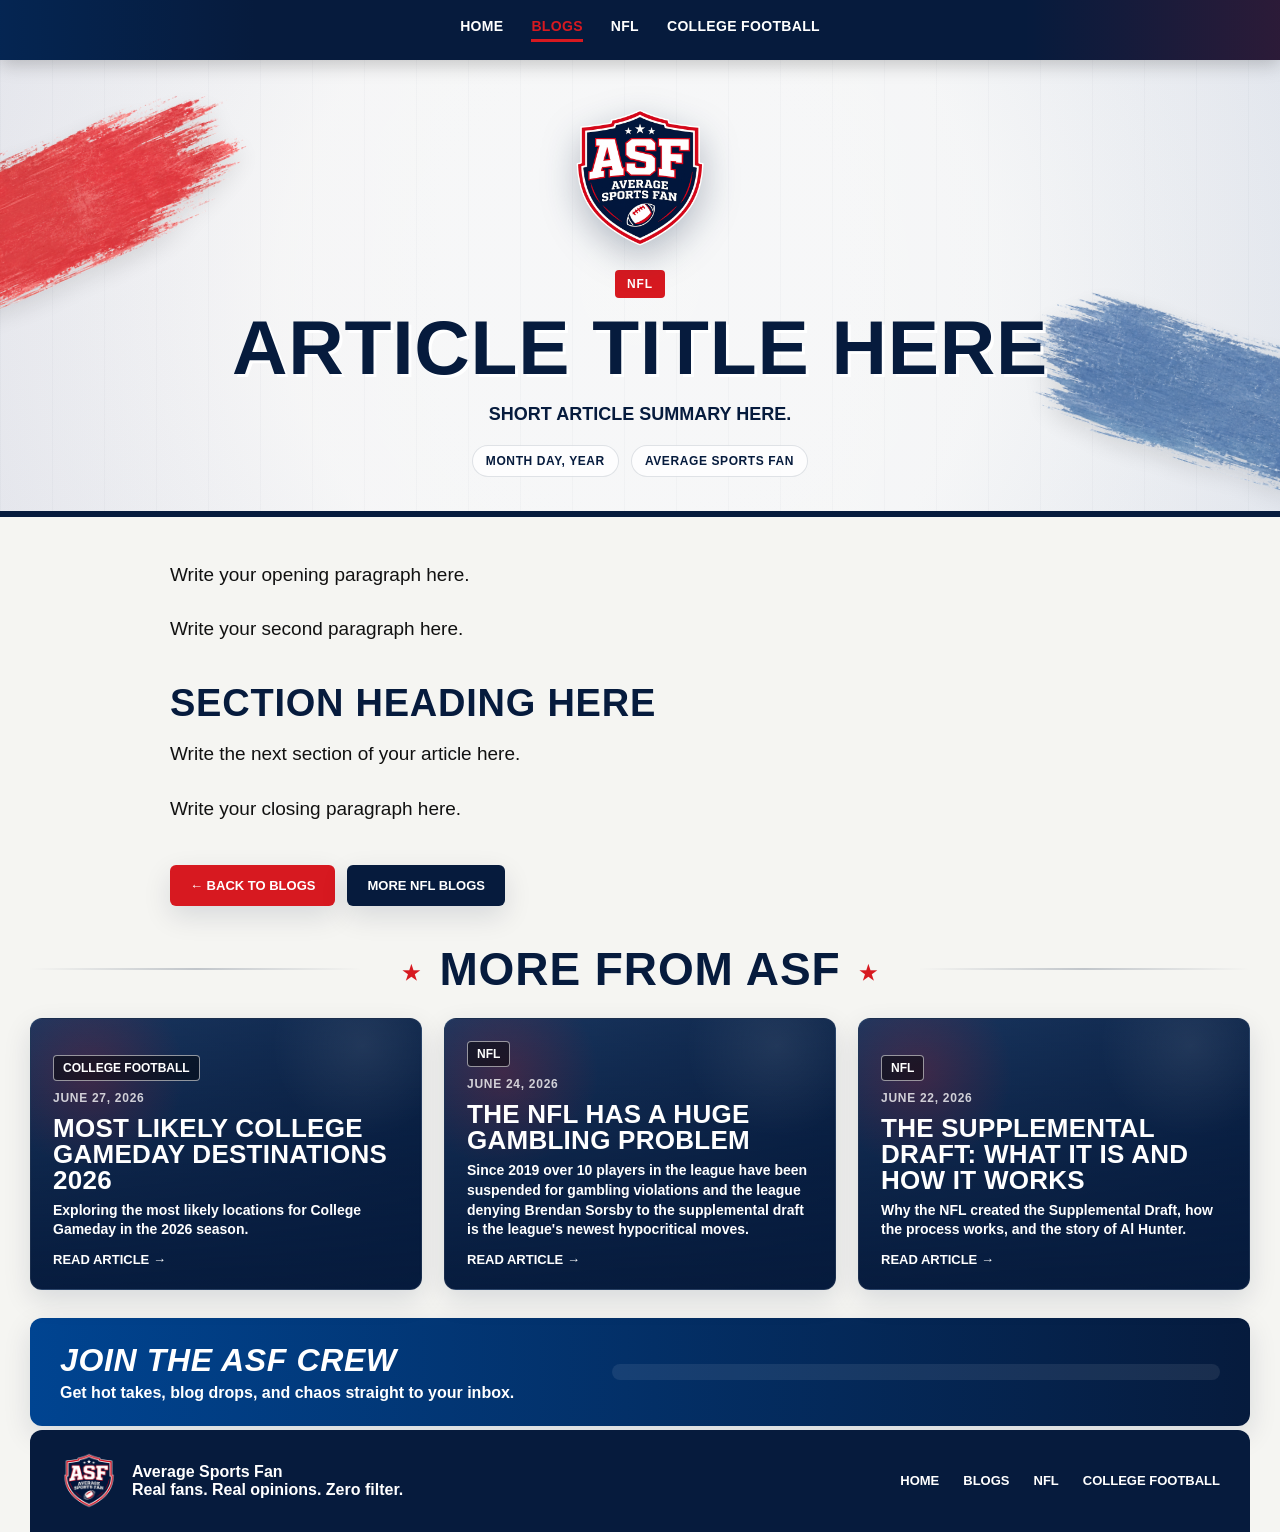
<file: blogs/article-template.html>
<!DOCTYPE html>
<html lang="en">
<head>
  <meta charset="UTF-8" />
  <meta name="viewport" content="width=device-width, initial-scale=1.0" />

  <!-- CHANGE THIS FOR EVERY ARTICLE -->
  <title>ARTICLE TITLE HERE | Average Sports Fan</title>
  <meta name="description" content="ARTICLE DESCRIPTION HERE." />

  <!-- This keeps the template itself out of Google. Remove this line after copying the template for a real article. -->
  <meta name="robots" content="noindex">

  <!-- Shared article branding/style -->
  <link rel="stylesheet" href="../styles/article.css">
  <link rel="stylesheet" href="../styles/mobile.css">
</head>

<body>

  <header class="site-nav">
    <nav class="nav-left">
      <a href="../index.html">Home</a>
      <a class="active" href="index.html">Blogs</a>
      <a href="../nfl/index.html">NFL</a>
      <a href="../college-football/index.html">College Football</a>
    </nav>
  </header>

  <section class="page-hero">
    <img src="../images/red-brush.png" class="corner-brush brush-red-left" alt="">
    <img src="../images/blue-brush.png" class="corner-brush brush-blue-right" alt="">

    <div class="hero-content">
      <img src="../images/logo.png" class="hero-logo" alt="Average Sports Fan logo">

      <!-- CHANGE CATEGORY: NFL or College Football -->
      <div class="hero-kicker">NFL</div>

      <!-- CHANGE ARTICLE TITLE -->
      <h1>ARTICLE TITLE HERE</h1>

      <!-- CHANGE SHORT ARTICLE SUMMARY -->
      <p>
        SHORT ARTICLE SUMMARY HERE.
      </p>

      <div class="article-meta">
        <!-- CHANGE DATE -->
        <span>Month Day, Year</span>
        <span>Average Sports Fan</span>
      </div>
    </div>
  </section>

  <main class="article-wrap">
    <article class="article-card">
      <div class="article-topbar"></div>

      <div class="article-body">

        <!-- ARTICLE STARTS HERE -->

        <p>
          Write your opening paragraph here.
        </p>

        <p>
          Write your second paragraph here.
        </p>

        <h2>Section Heading Here</h2>

        <p>
          Write the next section of your article here.
        </p>

        <p>
          Write your closing paragraph here.
        </p>

        <!-- ARTICLE ENDS HERE -->

      </div>

      <div class="article-actions">
        <a class="article-button red" href="index.html">← Back to Blogs</a>

        <!-- CHANGE THIS BUTTON BASED ON CATEGORY -->
        <a class="article-button" href="../nfl/index.html">More NFL Blogs</a>

        <!-- For a College Football article, use this instead:
        <a class="article-button" href="../college-football/index.html">More College Football Blogs</a>
        -->
      </div>
    </article>
  </main>

  <section class="related-section">
    <h2 class="section-title"><span>More From ASF</span></h2>

    <section class="blog-grid" id="related-posts">
      <div class="empty-posts">Loading more blogs...</div>
    </section>
  </section>

  <footer class="site-footer">
    <div class="footer-brand">
      <img src="../images/logo.png" alt="Average Sports Fan logo">
      <div>
        <strong>Average Sports Fan</strong><br>
        Real fans. Real opinions. Zero filter.
      </div>
    </div>

    <nav class="footer-links">
      <a href="../index.html">Home</a>
      <a href="index.html">Blogs</a>
      <a href="../nfl/index.html">NFL</a>
      <a href="../college-football/index.html">College Football</a>
    </nav>
  </footer>

  <script src="../data/posts.js"></script>
  <script>
    const relatedPostsContainer = document.getElementById("related-posts");

    // CHANGE THIS TO MATCH THE REAL ARTICLE FILE PATH
    // Example: blogs/the-nfl-teams-lying-to-themselves-the-most.html
    const currentArticlePath = "blogs/ARTICLE-FILE-NAME-HERE.html";

    function getBlogUrl(postUrl) {
      if (postUrl.startsWith("http") || postUrl.startsWith("../")) {
        return postUrl;
      }

      return "../" + postUrl;
    }

    const relatedPosts = posts
      .slice()
      .sort((a, b) => new Date(b.date) - new Date(a.date))
      .filter(post => post.url !== currentArticlePath)
      .slice(0, 3);

    if (relatedPosts.length === 0) {
      relatedPostsContainer.innerHTML = `
        <div class="empty-posts">More blogs coming soon.</div>
      `;
    } else {
      relatedPostsContainer.innerHTML = relatedPosts.map(post => `
        <article class="post-card">
          <div class="post-tag">${post.category}</div>
          <div class="post-date">${post.displayDate}</div>
          <h3>${post.title}</h3>
          <p>${post.description}</p>
          <a href="${getBlogUrl(post.url)}">Read Article →</a>
        </article>
      `).join("");
    }
  </script>

  <script src="../data/email-signup.js"></script>

</body>
</html>
</file>
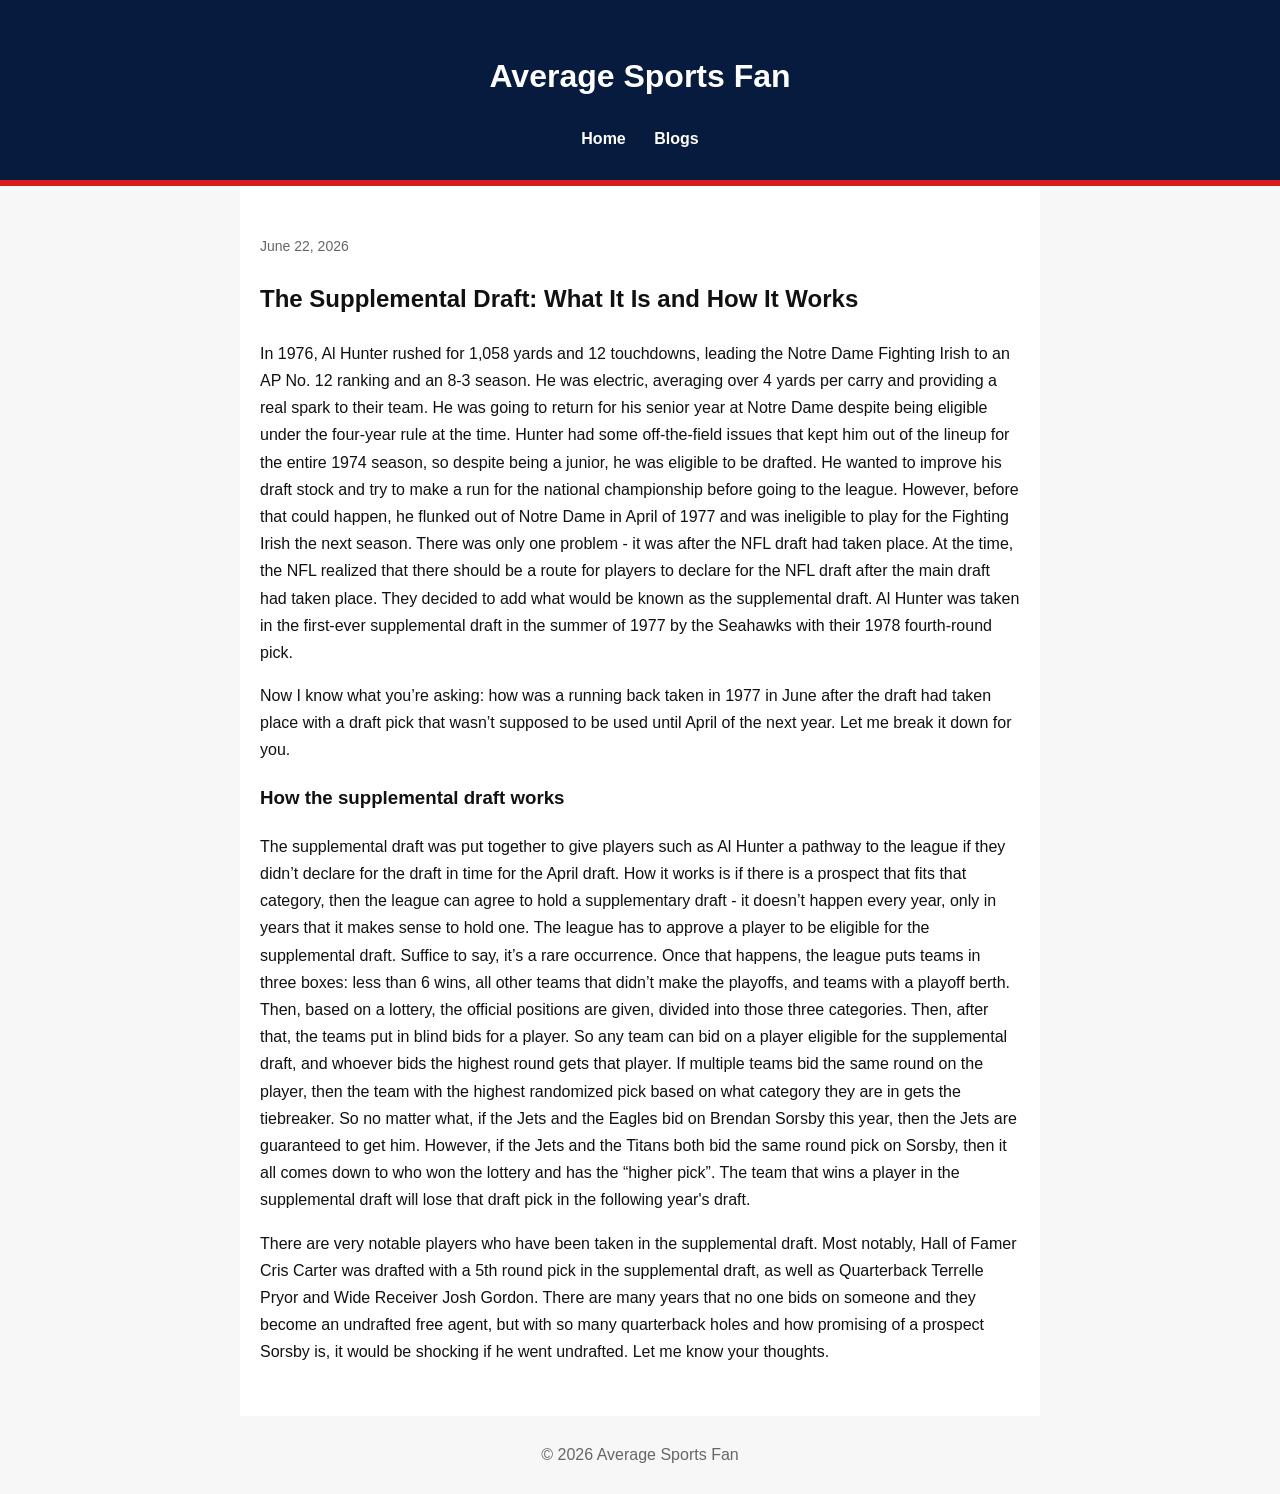
<file: blogs/first-blog.html>
<!DOCTYPE html>
<html lang="en">
<head>
  <meta charset="UTF-8">
  <meta name="viewport" content="width=device-width, initial-scale=1.0">
  <title>The Supplemental Draft: What It Is and How It Works | Average Sports Fan</title>
  <meta name="description" content="Why the NFL created the Supplemental Draft, how the process works, and the story of Al Hunter, the first player ever selected.">
  <style>
    body {
      margin: 0;
      font-family: Arial, sans-serif;
      background: #f7f7f7;
      color: #111;
      line-height: 1.7;
    }

    header {
      background: #061b3d;
      color: white;
      padding: 28px 20px;
      text-align: center;
      border-bottom: 6px solid #d71920;
    }

    nav a {
      color: white;
      margin: 0 12px;
      text-decoration: none;
      font-weight: bold;
    }

    main {
      max-width: 760px;
      margin: 0 auto;
      padding: 35px 20px;
      background: white;
    }

    .date {
      color: #666;
      font-size: 14px;
    }

    footer {
      text-align: center;
      padding: 25px;
      color: #666;
    }
  </style>
</head>

<body>
  <header>
    <h1>Average Sports Fan</h1>
    <nav>
      <a href="../index.html">Home</a>
     <a href="index.html">Blogs</a>
    </nav>
  </header>

  <main>
    <p class="date">June 22, 2026</p>

    <h2>The Supplemental Draft: What It Is and How It Works</h2>

    <p>
      In 1976, Al Hunter rushed for 1,058 yards and 12 touchdowns, leading the Notre Dame Fighting Irish to an AP No. 12 ranking and an 8-3 season. He was electric, averaging over 4 yards per carry and providing a real spark to their team. He was going to return for his senior year at Notre Dame despite being eligible under the four-year rule at the time. Hunter had some off-the-field issues that kept him out of the lineup for the entire 1974 season, so despite being a junior, he was eligible to be drafted. He wanted to improve his draft stock and try to make a run for the national championship before going to the league. However, before that could happen, he flunked out of Notre Dame in April of 1977 and was ineligible to play for the Fighting Irish the next season. There was only one problem - it was after the NFL draft had taken place. At the time, the NFL realized that there should be a route for players to declare for the NFL draft after the main draft had taken place. They decided to add what would be known as the supplemental draft. Al Hunter was taken in the first-ever supplemental draft in the summer of 1977 by the Seahawks with their 1978 fourth-round pick.​
    </p>

    <p>
      Now I know what you’re asking: how was a running back taken in 1977 in June after the draft had taken place with a draft pick that wasn’t supposed to be used until April of the next year. Let me break it down for you.
    </p>
    <h3>How the supplemental draft works </h3>

    <p>
    The supplemental draft was put together to give players such as Al Hunter a pathway to the league if they didn’t declare for the draft in time for the April draft. How it works is if there is a prospect that fits that category, then the league can agree to hold a supplementary draft - it doesn’t happen every year, only in years that it makes sense to hold one. The league has to approve a player to be eligible for the supplemental draft. Suffice to say, it’s a rare occurrence. Once that happens, the league puts teams in three boxes: less than 6 wins, all other teams that didn’t make the playoffs, and teams with a playoff berth. Then, based on a lottery, the official positions are given, divided into those three categories. Then, after that, the teams put in blind bids for a player. So any team can bid on a player eligible for the supplemental draft, and whoever bids the highest round gets that player. If multiple teams bid the same round on the player, then the team with the highest randomized pick based on what category they are in gets the tiebreaker. So no matter what, if the Jets and the Eagles bid on Brendan Sorsby this year, then the Jets are guaranteed to get him. However, if the Jets and the Titans both bid the same round pick on Sorsby, then it all comes down to who won the lottery and has the “higher pick”. The team that wins a player in the supplemental draft will lose that draft pick in the following year's draft.    
    </p>

    <p>There are very notable players who have been taken in the supplemental draft. Most notably, Hall of Famer Cris Carter was drafted with a 5th round pick in the supplemental draft, as well as Quarterback Terrelle Pryor and Wide Receiver Josh Gordon. There are many years that no one bids on someone and they become an undrafted free agent, but with so many quarterback holes and how promising of a prospect Sorsby is, it would be shocking if he went undrafted. Let me know your thoughts.
    </p>
  </main>

  <footer>
    © 2026 Average Sports Fan
  </footer>
</body>
</html>
</file>
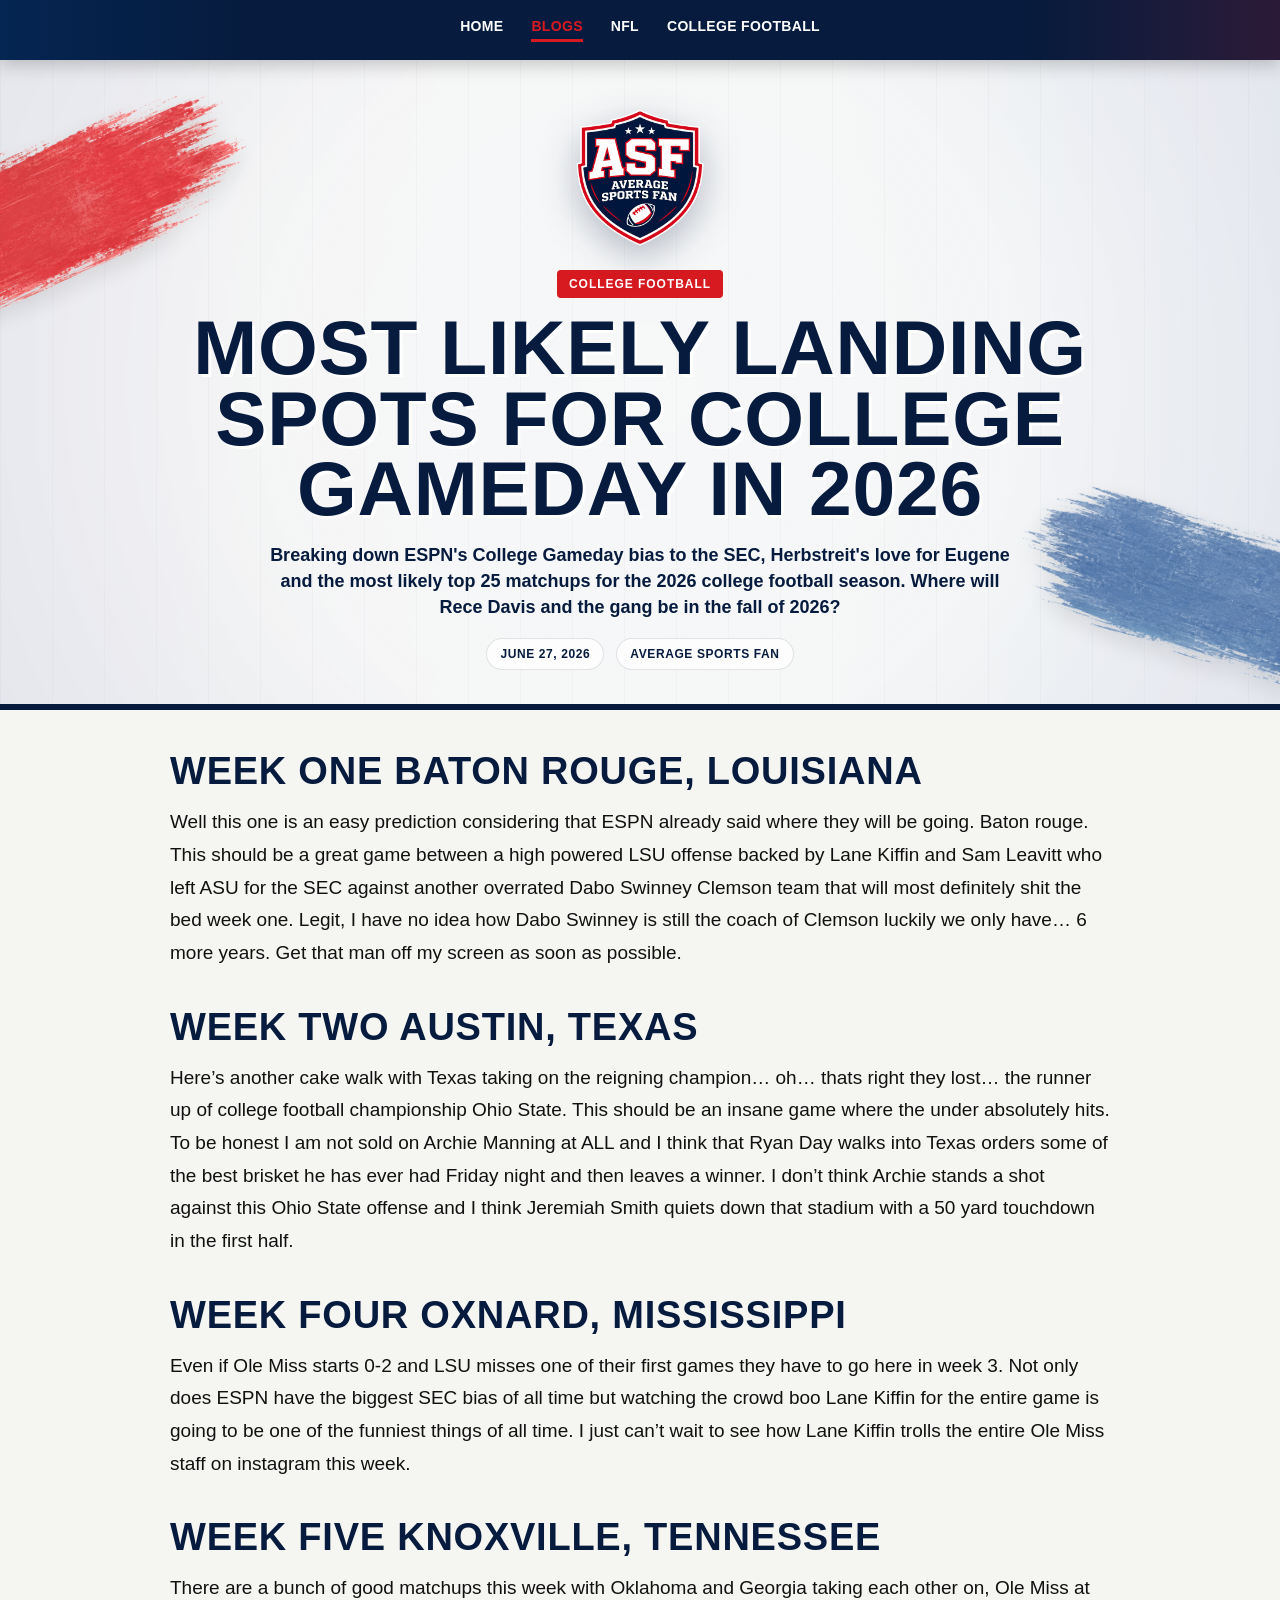
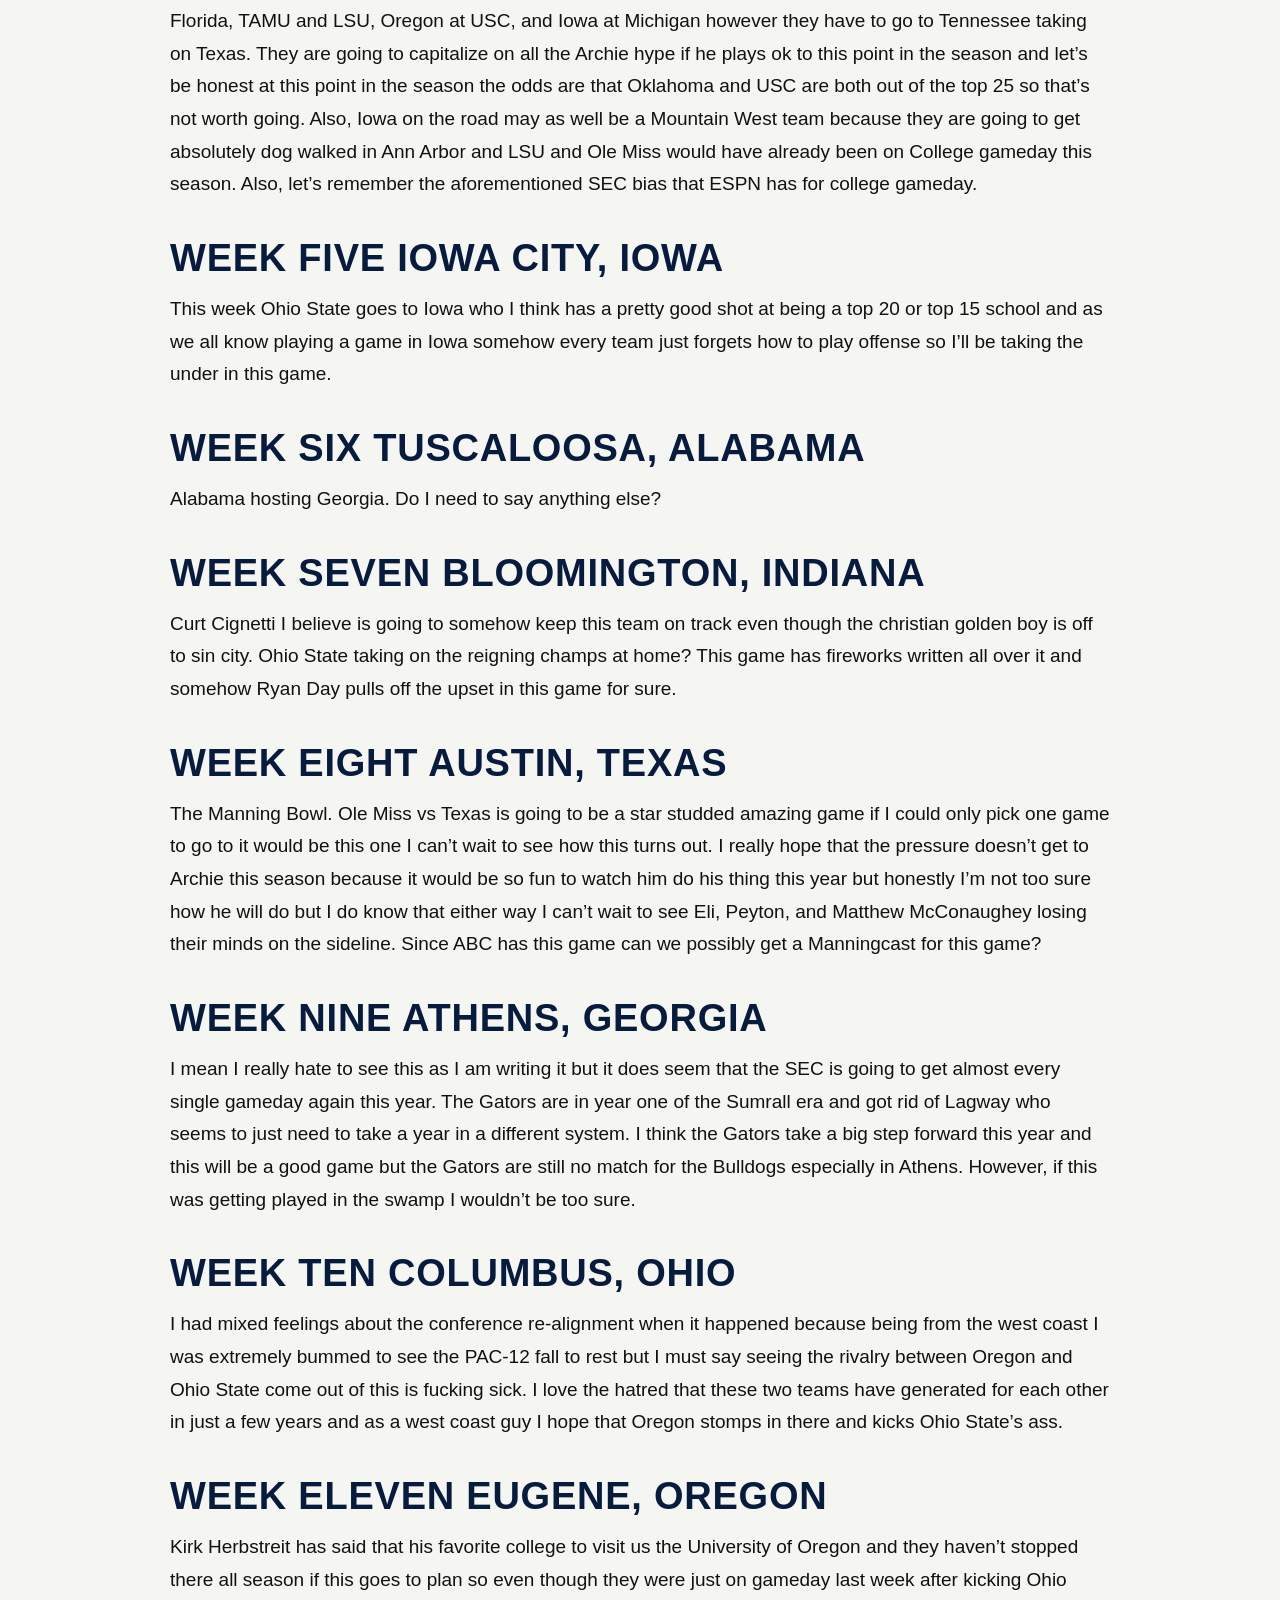
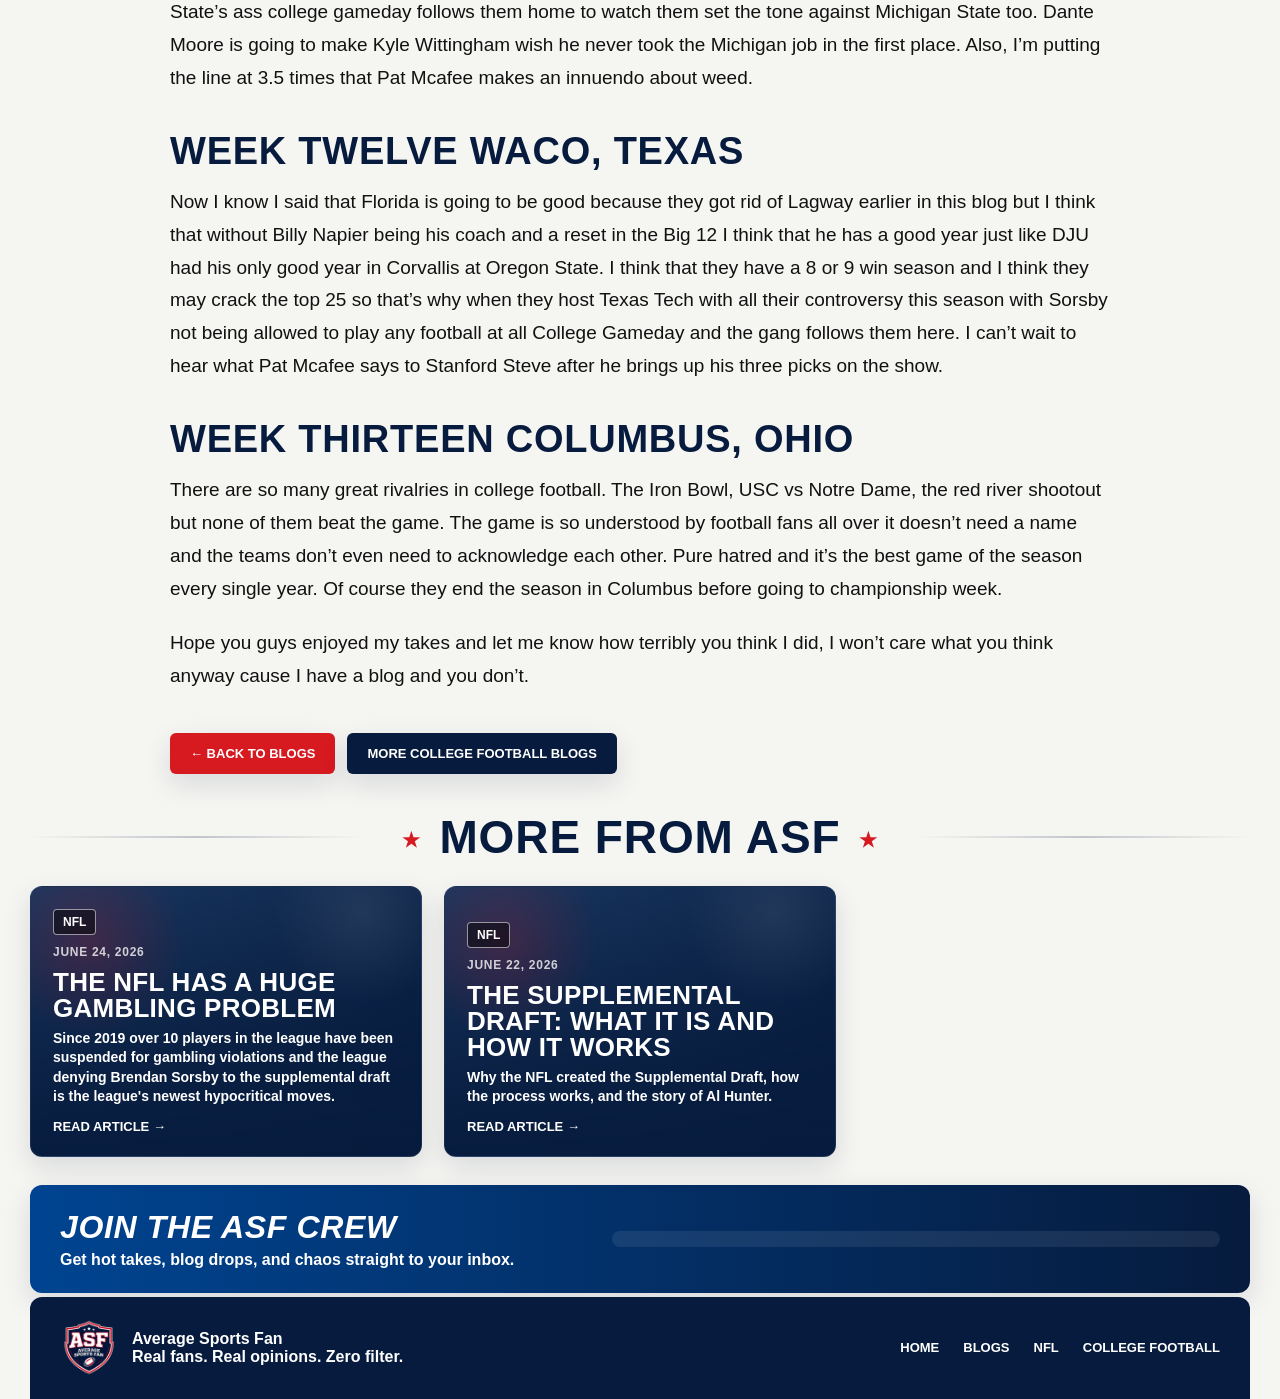
<file: blogs/most-likely-college-gameday-destinations-2026.html>
<!DOCTYPE html>
<html lang="en">
<head>
  <meta charset="UTF-8" />
  <meta name="viewport" content="width=device-width, initial-scale=1.0" />

  <!-- CHANGE THIS FOR EVERY ARTICLE -->
  <title>Most likely landing spots for college gameday in 2026| Average Sports Fan</title>
  <meta name="description" content="Where is the most iconic show in all of college football going to be in the fall of 2026. A week by week breakdown of the most likely destinations." />

  <!-- Shared article branding/style -->
  <link rel="stylesheet" href="../styles/article.css">
  <link rel="stylesheet" href="../styles/mobile.css">
</head>

<body>

  <header class="site-nav">
    <nav class="nav-left">
      <a href="../index.html">Home</a>
      <a class="active" href="index.html">Blogs</a>
      <a href="../nfl/index.html">NFL</a>
      <a href="../college-football/index.html">College Football</a>
    </nav>
  </header>

  <section class="page-hero">
    <img src="../images/red-brush.png" class="corner-brush brush-red-left" alt="">
    <img src="../images/blue-brush.png" class="corner-brush brush-blue-right" alt="">

    <div class="hero-content">
      <img src="../images/logo.png" class="hero-logo" alt="Average Sports Fan logo">

      <!-- CHANGE CATEGORY: NFL or College Football -->
      <div class="hero-kicker">College Football</div>

      <!-- CHANGE ARTICLE TITLE -->
      <h1>Most likely landing spots for college gameday in 2026</h1>

      <!-- CHANGE SHORT ARTICLE SUMMARY -->
      <p>
        Breaking down ESPN's College Gameday bias to the SEC, Herbstreit's love for Eugene and the most likely top 25 matchups for the 2026 college football season. Where will Rece Davis and the gang be in the fall of 2026?
      </p>

      <div class="article-meta">
        <!-- CHANGE DATE -->
        <span>June 27, 2026</span>
        <span>Average Sports Fan</span>
      </div>
    </div>
  </section>

  <main class="article-wrap">
    <article class="article-card">
      <div class="article-topbar"></div>

      <div class="article-body">

        <!-- ARTICLE STARTS HERE -->

       <h2> Week one Baton Rouge, Louisiana </h2>

        <p>
          Well this one is an easy prediction considering that ESPN already said where they will be going. Baton rouge. This should be a great game between a high powered LSU offense backed by Lane Kiffin and Sam Leavitt who left ASU for the SEC against another overrated Dabo Swinney Clemson team that will most definitely shit the bed week one. Legit, I have no idea how Dabo Swinney is still the coach of Clemson luckily we only have… 6 more years. Get that man off my screen as soon as possible.
        </p>

        <h2> Week two Austin, Texas</h2>

        <p>
          Here’s another cake walk with Texas taking on the reigning champion… oh… thats right they lost… the runner up of college football championship Ohio State. This should be an insane game where the under absolutely hits. To be honest I am not sold on Archie Manning at ALL and I think that Ryan Day walks into Texas orders some of the best brisket he has ever had Friday night and then leaves a winner. I don’t think Archie stands a shot against this Ohio State offense and I think Jeremiah Smith quiets down that stadium with a 50 yard touchdown in the first half.
        </p>

        <h2>Week four Oxnard, Mississippi</h2>

        <p>
          Even if Ole Miss starts 0-2 and LSU misses one of their first games they have to go here in week 3. Not only does ESPN have the biggest SEC bias of all time but watching the crowd boo Lane Kiffin for the entire game is going to be one of the funniest things of all time. I just can’t wait to see how Lane Kiffin trolls the entire Ole Miss staff on instagram this week.
        </p>

        <h2>Week five Knoxville, Tennessee</h2>

        <p>
          There are a bunch of good matchups this week with Oklahoma and Georgia taking each other on, Ole Miss at Florida, TAMU and LSU, Oregon at USC, and Iowa at Michigan however they have to go to Tennessee taking on Texas. They are going to capitalize on all the Archie hype if he plays ok to this point in the season and let’s be honest at this point in the season the odds are that Oklahoma and USC are both out of the top 25 so that’s not worth going. Also, Iowa on the road may as well be a Mountain West team because they are going to get absolutely dog walked in Ann Arbor and LSU and Ole Miss would have already been on College gameday this season. Also, let’s remember the aforementioned SEC bias that ESPN has for college gameday.
        </p>

        <h2>Week five Iowa City, Iowa</h2>

        <p>
          This week Ohio State goes to Iowa who I think has a pretty good shot at being a top 20 or top 15 school and as we all know playing a game in Iowa somehow every team just forgets how to play offense so I’ll be taking the under in this game.
        </p>

        <h2>Week six Tuscaloosa, Alabama</h2>

        <p>
          Alabama hosting Georgia. Do I need to say anything else?
        </p>

        <h2>Week seven Bloomington, Indiana</h2>

        <p>
          Curt Cignetti I believe is going to somehow keep this team on track even though the christian golden boy is off to sin city. Ohio State taking on the reigning champs at home? This game has fireworks written all over it and somehow Ryan Day pulls off the upset in this game for sure.
        </p>

        <h2>Week eight Austin, Texas</h2>

        <p>
          The Manning Bowl. Ole Miss vs Texas is going to be a star studded amazing game if I could only pick one game to go to it would be this one I can’t wait to see how this turns out. I really hope that the pressure doesn’t get to Archie this season because it would be so fun to watch him do his thing this year but honestly I’m not too sure how he will do but I do know that either way I can’t wait to see Eli, Peyton, and Matthew McConaughey losing their minds on the sideline. Since ABC has this game can we possibly get a Manningcast for this game?
        </p>

        <h2>Week nine Athens, Georgia</h2>

        <p>
          I mean I really hate to see this as I am writing it but it does seem that the SEC is going to get almost every single gameday again this year. The Gators are in year one of the Sumrall era and got rid of Lagway who seems to just need to take a year in a different system. I think the Gators take a big step forward this year and this will be a good game but the Gators are still no match for the Bulldogs especially in Athens. However, if this was getting played in the swamp I wouldn’t be too sure.
        </p>

        <h2>Week ten Columbus, Ohio</h2>

        <p>
          I had mixed feelings about the conference re-alignment when it happened because being from the west coast I was extremely bummed to see the PAC-12 fall to rest but I must say seeing the rivalry between Oregon and Ohio State come out of this is fucking sick. I love the hatred that these two teams have generated for each other in just a few years and as a west coast guy I hope that Oregon stomps in there and kicks Ohio State’s ass.
        </p>

        <h2>Week eleven Eugene, Oregon</h2>

        <p>
          Kirk Herbstreit has said that his favorite college to visit us the University of Oregon and they haven’t stopped there all season if this goes to plan so even though they were just on gameday last week after kicking Ohio State’s ass college gameday follows them home to watch them set the tone against Michigan State too. Dante Moore is going to make Kyle Wittingham wish he never took the Michigan job in the first place. Also, I’m putting the line at 3.5 times that Pat Mcafee makes an innuendo about weed.
        </p>

        <h2>Week twelve Waco, Texas</h2>

        <p>
         Now I know I said that Florida is going to be good because they got rid of Lagway earlier in this blog but I think that without Billy Napier being his coach and a reset in the Big 12 I think that he has a good year just like DJU had his only good year in Corvallis at Oregon State. I think that they have a 8 or 9 win season and I think they may crack the top 25 so that’s why when they host Texas Tech with all their controversy this season with Sorsby not being allowed to play any football at all College Gameday and the gang follows them here. I can’t wait to hear what Pat Mcafee says to Stanford Steve after he brings up his three picks on the show.
        </p>

        <h2>Week thirteen Columbus, Ohio</h2>

        <p>
          There are so many great rivalries in college football. The Iron Bowl, USC vs Notre Dame, the red river shootout but none of them beat the game. The game is so understood by football fans all over it doesn’t need a name and the teams don’t even need to acknowledge each other. Pure hatred and it’s the best game of the season every single year. Of course they end the season in Columbus before going to championship week.
        </p>

        <p>
          Hope you guys enjoyed my takes and let me know how terribly you think I did, I won’t care what you think anyway cause I have a blog and you don’t.
        </p>


        <!-- ARTICLE ENDS HERE -->

      </div>

      <div class="article-actions">
        <a class="article-button red" href="index.html">← Back to Blogs</a>

        <!-- CHANGE THIS BUTTON BASED ON CATEGORY -->
        <a class="article-button" href="../college-football/index.html">More College Football Blogs</a>

        <!-- For a College Football article, use this instead:
        <a class="article-button" href="../college-football/index.html">More College Football Blogs</a>
        -->
      </div>
    </article>
  </main>

  <section class="related-section">
    <h2 class="section-title"><span>More From ASF</span></h2>

    <section class="blog-grid" id="related-posts">
      <div class="empty-posts">Loading more blogs...</div>
    </section>
  </section>

  <footer class="site-footer">
    <div class="footer-brand">
      <img src="../images/logo.png" alt="Average Sports Fan logo">
      <div>
        <strong>Average Sports Fan</strong><br>
        Real fans. Real opinions. Zero filter.
      </div>
    </div>

    <nav class="footer-links">
      <a href="../index.html">Home</a>
      <a href="index.html">Blogs</a>
      <a href="../nfl/index.html">NFL</a>
      <a href="../college-football/index.html">College Football</a>
    </nav>
  </footer>

  <script src="../data/posts.js"></script>
  <script>
    const relatedPostsContainer = document.getElementById("related-posts");

    // CHANGE THIS TO MATCH THE REAL ARTICLE FILE PATH
    // Example: blogs/the-nfl-teams-lying-to-themselves-the-most.html
    const currentArticlePath = "blogs/most-likely-college-gameday-destinations-2026.html";

    function getBlogUrl(postUrl) {
      if (postUrl.startsWith("http") || postUrl.startsWith("../")) {
        return postUrl;
      }

      return "../" + postUrl;
    }

    const relatedPosts = posts
      .slice()
      .sort((a, b) => new Date(b.date) - new Date(a.date))
      .filter(post => post.url !== currentArticlePath)
      .slice(0, 3);

    if (relatedPosts.length === 0) {
      relatedPostsContainer.innerHTML = `
        <div class="empty-posts">More blogs coming soon.</div>
      `;
    } else {
      relatedPostsContainer.innerHTML = relatedPosts.map(post => `
        <article class="post-card">
          <div class="post-tag">${post.category}</div>
          <div class="post-date">${post.displayDate}</div>
          <h3>${post.title}</h3>
          <p>${post.description}</p>
          <a href="${getBlogUrl(post.url)}">Read Article →</a>
        </article>
      `).join("");
    }
  </script>

  <script src="../data/email-signup.js"></script>

</body>
</html>
</file>
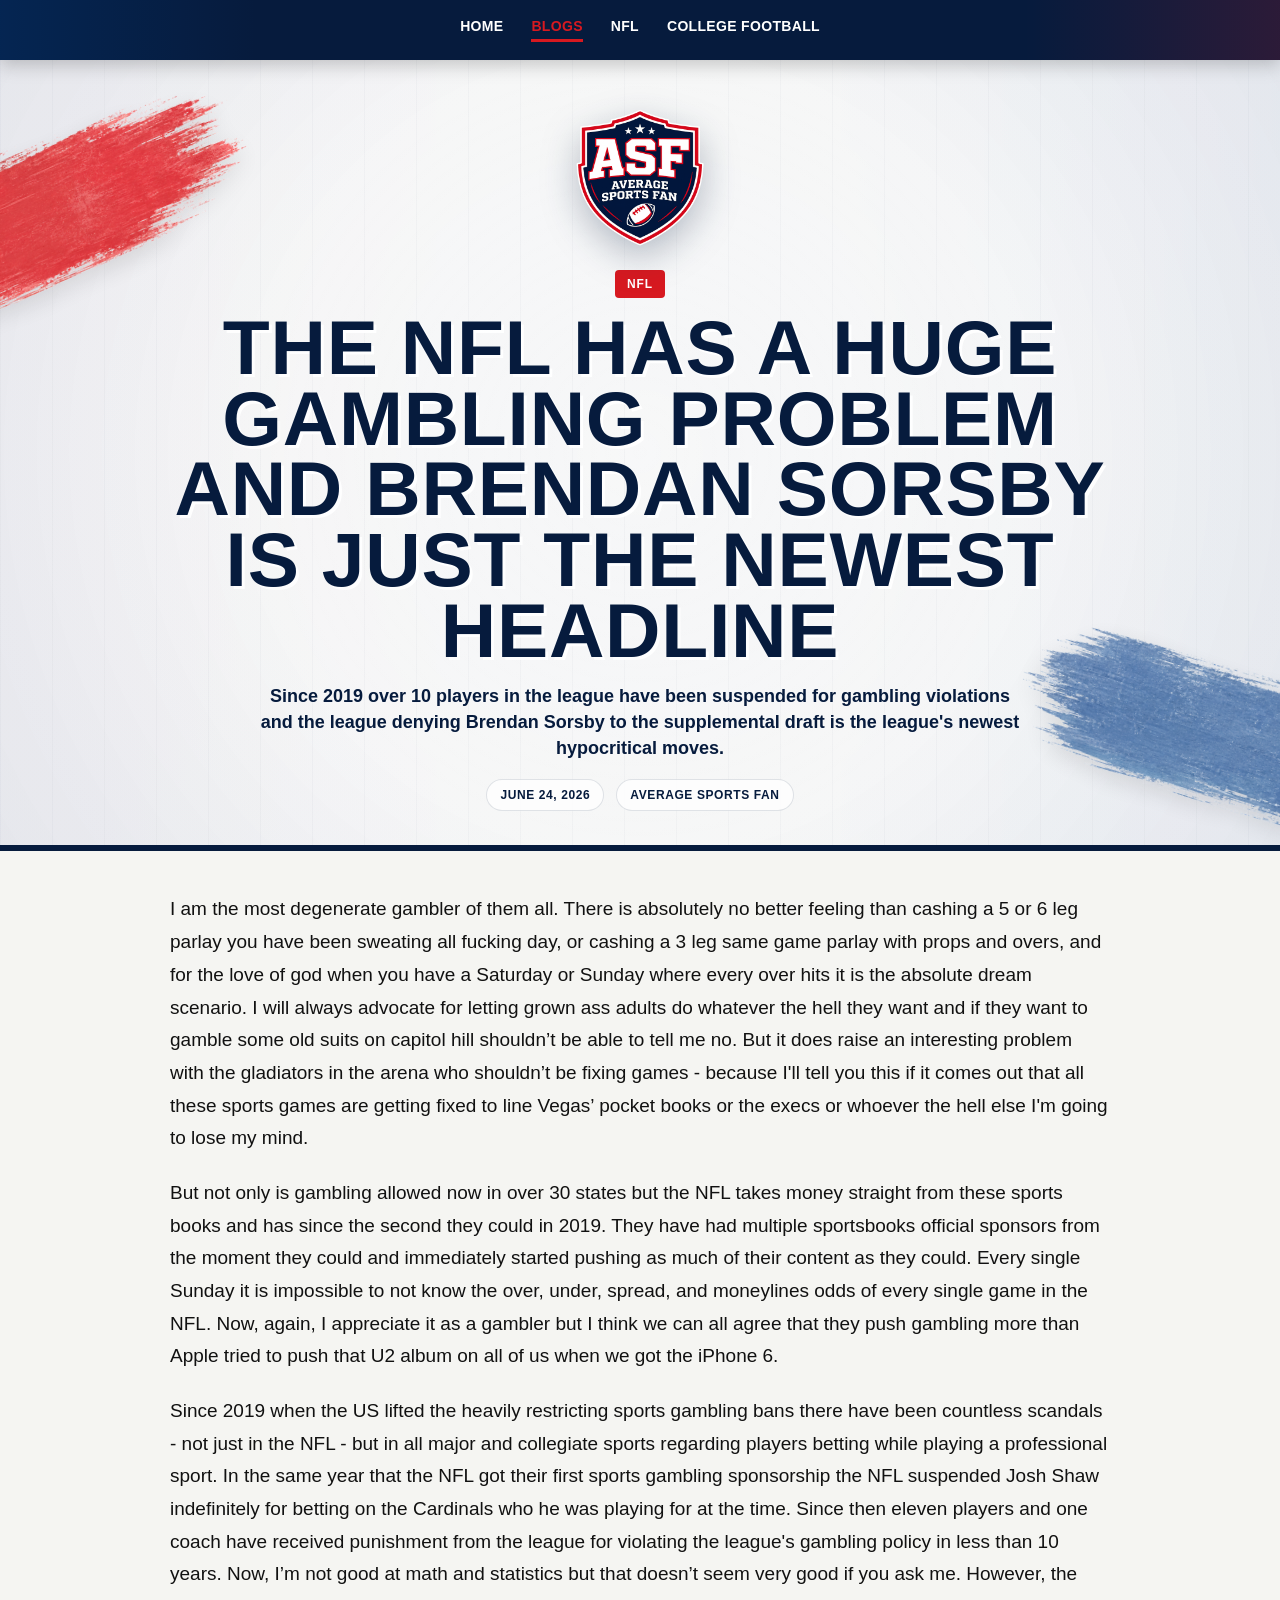
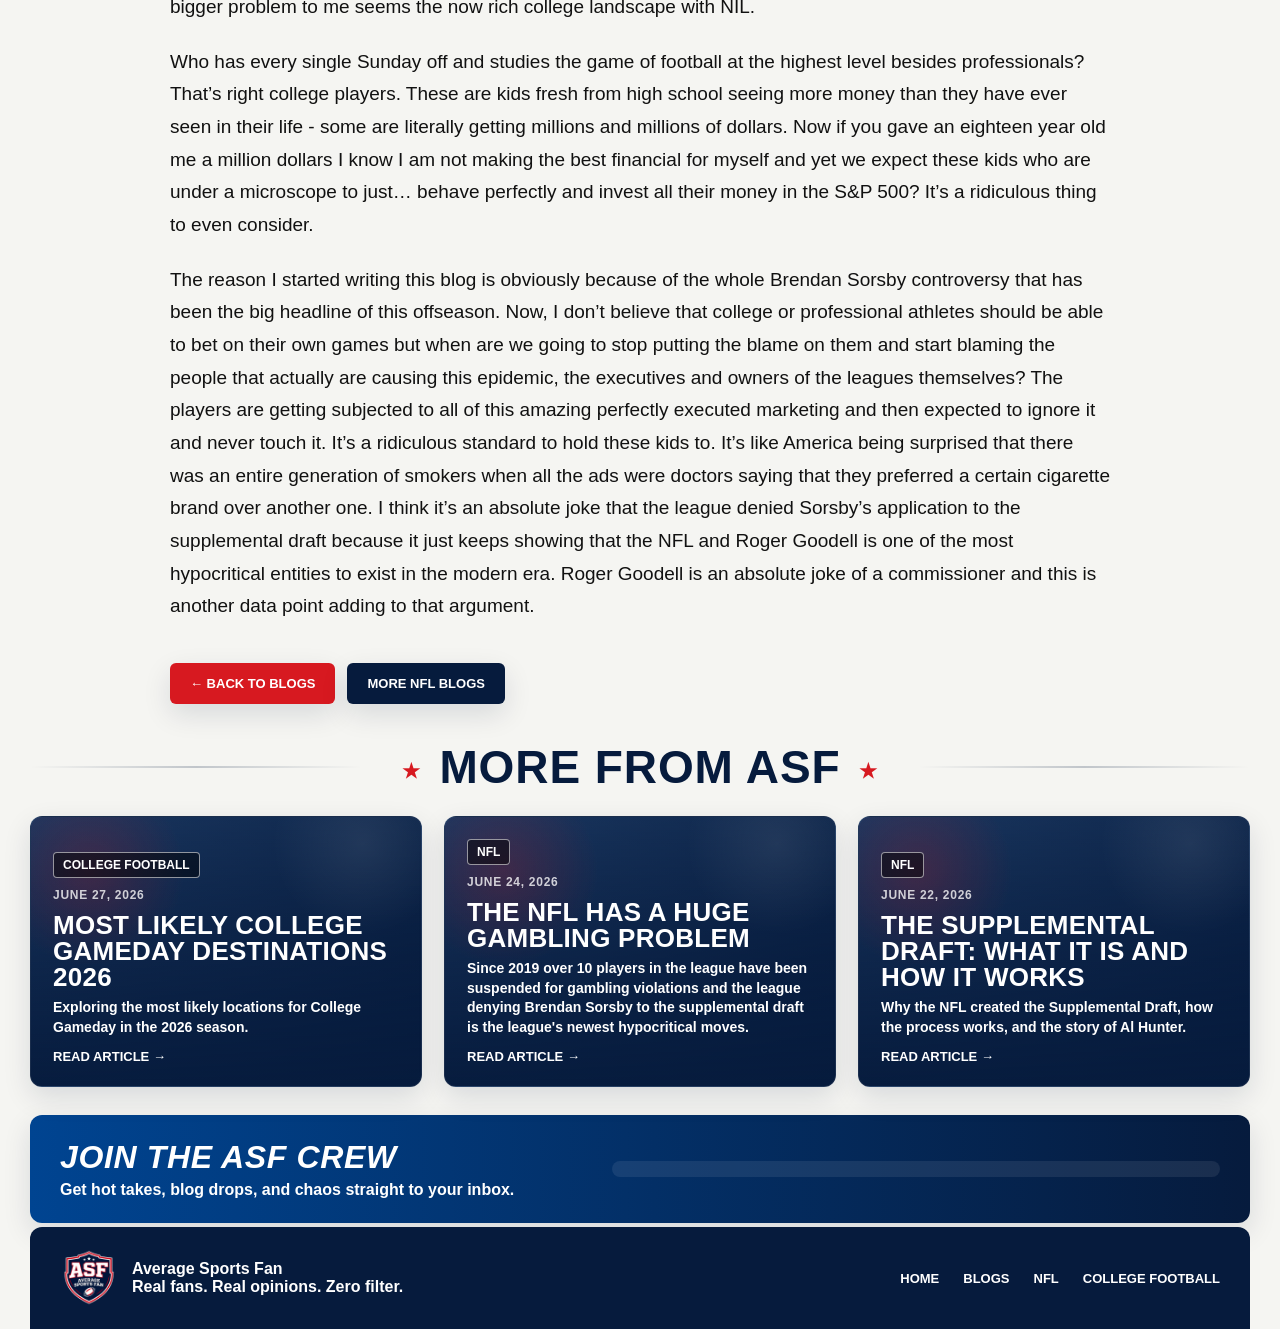
<file: blogs/the-NFL-has-a-huge-gambling-problem.html>
<!DOCTYPE html>
<html lang="en">
<head>
  <meta charset="UTF-8" />
  <meta name="viewport" content="width=device-width, initial-scale=1.0" />

  <!-- CHANGE THIS FOR EVERY ARTICLE -->
  <title>The NFL Has a Huge Gambling Problem and Brendan Sorsby Is Just the Newest Headline| Average Sports Fan</title>
  <meta name="description" content="Since 2019 over 10 players in the league have been suspended for gambling violations and the league denying Brendan Sorsby to the supplemental draft is the league's newest hypocritical moves." />

  <!-- This keeps the template itself out of Google. Remove this line after copying the template for a real article. -->

  <!-- Shared article branding/style -->
  <link rel="stylesheet" href="../styles/article.css">
  <link rel="stylesheet" href="../styles/mobile.css">
</head>

<body>

  <header class="site-nav">
    <nav class="nav-left">
      <a href="../index.html">Home</a>
      <a class="active" href="index.html">Blogs</a>
      <a href="../nfl/index.html">NFL</a>
      <a href="../college-football/index.html">College Football</a>
    </nav>
  </header>

  <section class="page-hero">
    <img src="../images/red-brush.png" class="corner-brush brush-red-left" alt="">
    <img src="../images/blue-brush.png" class="corner-brush brush-blue-right" alt="">

    <div class="hero-content">
      <img src="../images/logo.png" class="hero-logo" alt="Average Sports Fan logo">

      <!-- CHANGE CATEGORY: NFL or College Football -->
      <div class="hero-kicker">NFL</div>

      <!-- CHANGE ARTICLE TITLE -->
      <h1>The NFL Has a Huge Gambling Problem and Brendan Sorsby Is Just the Newest Headline</h1>

      <!-- CHANGE SHORT ARTICLE SUMMARY -->
      <p>
        Since 2019 over 10 players in the league have been suspended for gambling violations and the league denying Brendan Sorsby to the supplemental draft is the league's newest hypocritical moves.
      </p>

      <div class="article-meta">
        <!-- CHANGE DATE -->
        <span>June 24, 2026</span>
        <span>Average Sports Fan</span>
      </div>
    </div>
  </section>

  <main class="article-wrap">
    <article class="article-card">
      <div class="article-topbar"></div>

      <div class="article-body">

        <!-- ARTICLE STARTS HERE -->

        <p>
          I am the most degenerate gambler of them all. There is absolutely no better feeling than cashing a 5 or 6 leg parlay you have been sweating all fucking day, or cashing a 3 leg same game parlay with props and overs, and for the love of god when you have a Saturday or Sunday where every over hits it is the absolute dream scenario. I will always advocate for letting grown ass adults do whatever the hell they want and if they want to gamble some old suits on capitol hill shouldn’t be able to tell me no. But it does raise an interesting problem with the gladiators in the arena who shouldn’t be fixing games - because I'll tell you this if it comes out that all these sports games are getting fixed to line Vegas’ pocket books or the execs or whoever the hell else I'm going to lose my mind.
        </p>

        <p>
          But not only is gambling allowed now in over 30 states but the NFL takes money straight from these sports books and has since the second they could in 2019. They have had multiple sportsbooks official sponsors from the moment they could and immediately started pushing as much of their content as they could. Every single Sunday it is impossible to not know the over, under, spread, and moneylines odds of every single game in the NFL. Now, again, I appreciate it as a gambler but I think we can all agree that they push gambling more than Apple tried to push that U2 album on all of us when we got the iPhone 6. 
        </p>

        <p>
          Since 2019 when the US lifted the heavily restricting sports gambling bans there have been countless scandals - not just in the NFL - but in all major and collegiate sports regarding players betting while playing a professional sport. In the same year that the NFL got their first sports gambling sponsorship the NFL suspended Josh Shaw indefinitely for betting on the Cardinals who he was playing for at the time. Since then eleven players and one coach have received punishment from the league for violating the league's gambling policy in less than 10 years. Now, I’m not good at math and statistics but that doesn’t seem very good if you ask me. However, the bigger problem to me seems the now rich college landscape with NIL.
        </p>

        <p>
          Who has every single Sunday off and studies the game of football at the highest level besides professionals? That’s right college players. These are kids fresh from high school seeing more money than they have ever seen in their life - some are literally getting millions and millions of dollars. Now if you gave an eighteen year old me a million dollars I know I am not making the best financial for myself and yet we expect these kids who are under a microscope to just… behave perfectly and invest all their money in the S&P 500? It’s a ridiculous thing to even consider.
        </p>

        <p>
          The reason I started writing this blog is obviously because of the whole Brendan Sorsby controversy that has been the big headline of this offseason. Now, I don’t believe that college or professional athletes should be able to bet on their own games but when are we going to stop putting the blame on them and start blaming the people that actually are causing this epidemic, the executives and owners of the leagues themselves? The players are getting subjected to all of this amazing perfectly executed marketing and then expected to ignore it and never touch it. It’s a ridiculous standard to hold these kids to. It’s like America being surprised that there was an entire generation of smokers when all the ads were doctors saying that they preferred a certain cigarette brand over another one. I think it’s an absolute joke that the league denied Sorsby’s application to the supplemental draft because it just keeps showing that the NFL and Roger Goodell is one of the most hypocritical entities to exist in the modern era. Roger Goodell is an absolute joke of a commissioner and this is another data point adding to that argument. 
        </p>

        <!-- ARTICLE ENDS HERE -->

      </div>

      <div class="article-actions">
        <a class="article-button red" href="index.html">← Back to Blogs</a>

        <!-- CHANGE THIS BUTTON BASED ON CATEGORY -->
        <a class="article-button" href="../nfl/index.html">More NFL Blogs</a>

        <!-- For a College Football article, use this instead:
        <a class="article-button" href="../college-football/index.html">More College Football Blogs</a>
        -->
      </div>
    </article>
  </main>

  <section class="related-section">
    <h2 class="section-title"><span>More From ASF</span></h2>

    <section class="blog-grid" id="related-posts">
      <div class="empty-posts">Loading more blogs...</div>
    </section>
  </section>

  <footer class="site-footer">
    <div class="footer-brand">
      <img src="../images/logo.png" alt="Average Sports Fan logo">
      <div>
        <strong>Average Sports Fan</strong><br>
        Real fans. Real opinions. Zero filter.
      </div>
    </div>

    <nav class="footer-links">
      <a href="../index.html">Home</a>
      <a href="index.html">Blogs</a>
      <a href="../nfl/index.html">NFL</a>
      <a href="../college-football/index.html">College Football</a>
    </nav>
  </footer>

  <script src="../data/posts.js"></script>
  <script>
    const relatedPostsContainer = document.getElementById("related-posts");

    // CHANGE THIS TO MATCH THE REAL ARTICLE FILE PATH
    // Example: blogs/the-nfl-teams-lying-to-themselves-the-most.html
    const currentArticlePath = "blogs/the-NFL-has-a-huge-gambling-problem.html";

    function getBlogUrl(postUrl) {
      if (postUrl.startsWith("http") || postUrl.startsWith("../")) {
        return postUrl;
      }

      return "../" + postUrl;
    }

    const relatedPosts = posts
      .slice()
      .sort((a, b) => new Date(b.date) - new Date(a.date))
      .filter(post => post.url !== currentArticlePath)
      .slice(0, 3);

    if (relatedPosts.length === 0) {
      relatedPostsContainer.innerHTML = `
        <div class="empty-posts">More blogs coming soon.</div>
      `;
    } else {
      relatedPostsContainer.innerHTML = relatedPosts.map(post => `
        <article class="post-card">
          <div class="post-tag">${post.category}</div>
          <div class="post-date">${post.displayDate}</div>
          <h3>${post.title}</h3>
          <p>${post.description}</p>
          <a href="${getBlogUrl(post.url)}">Read Article →</a>
        </article>
      `).join("");
    }
  </script>

  <script src="../data/email-signup.js"></script>

</body>
</html>
</file>
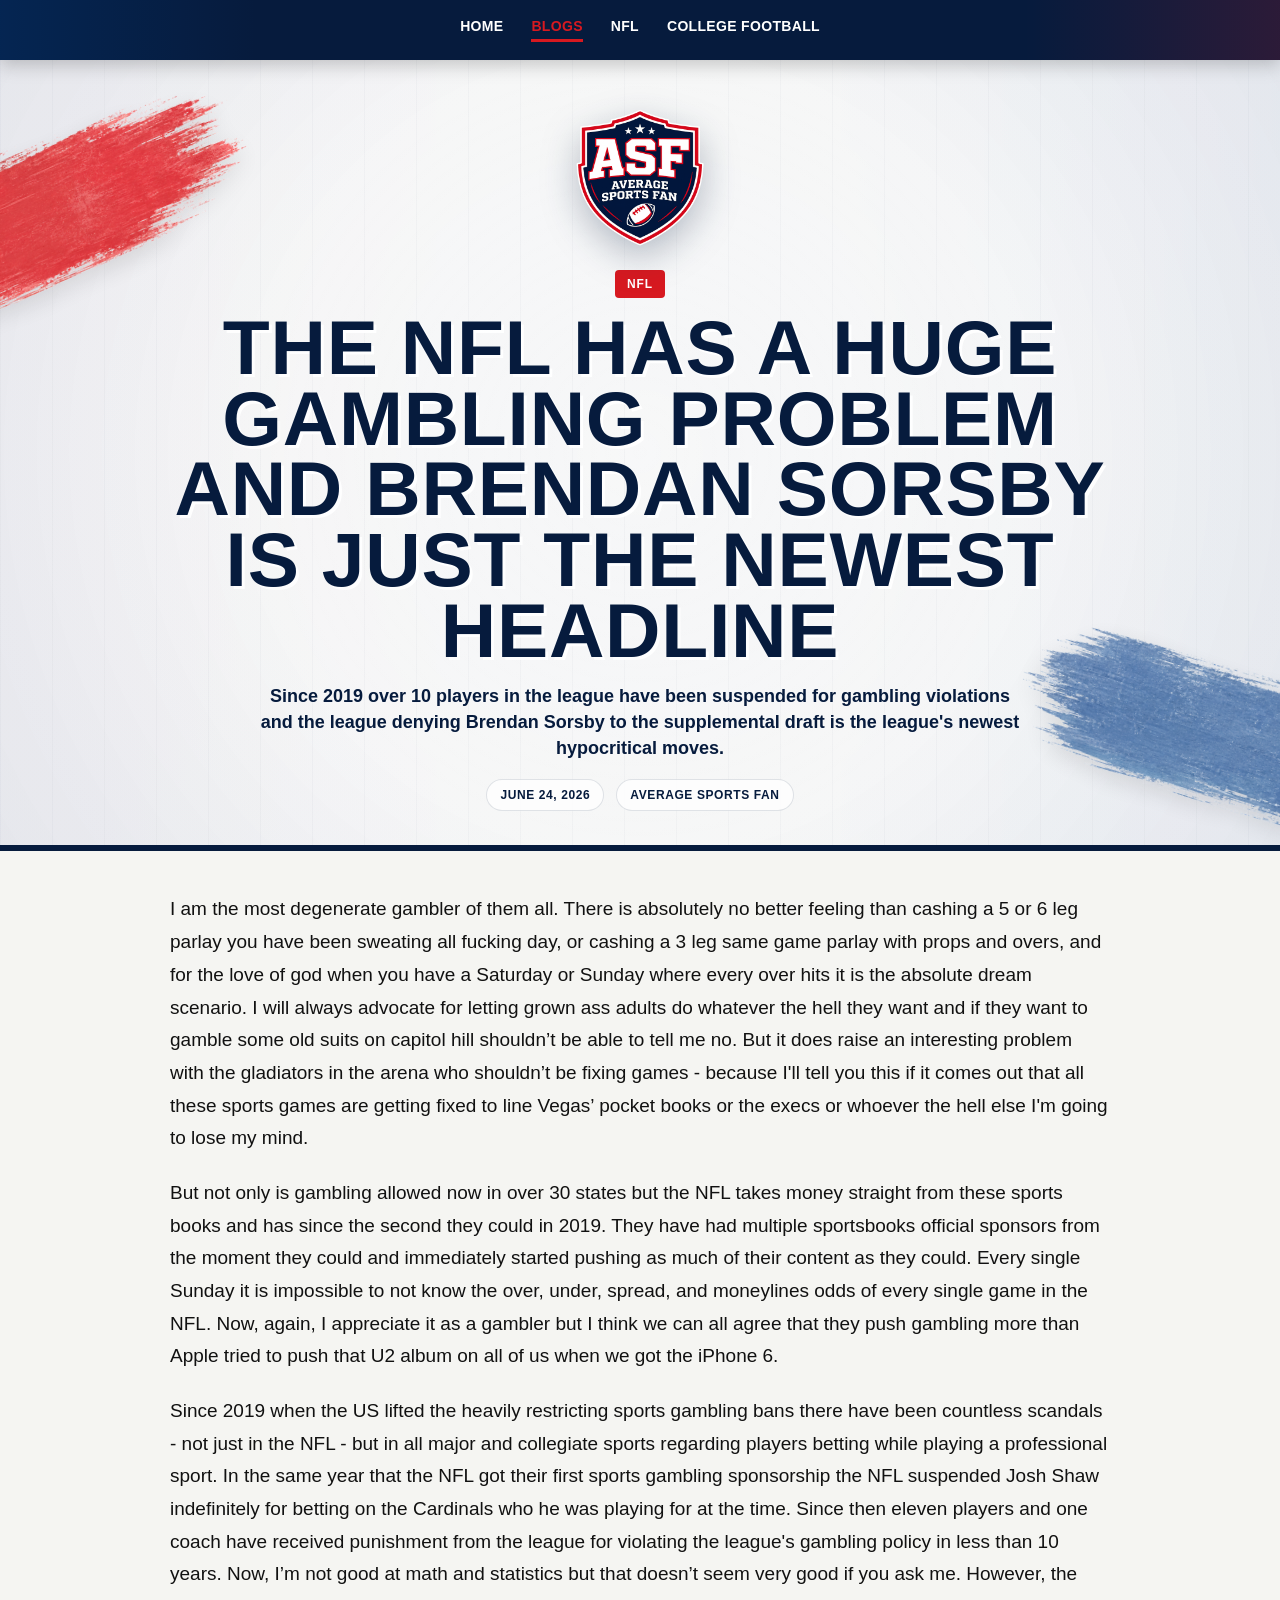
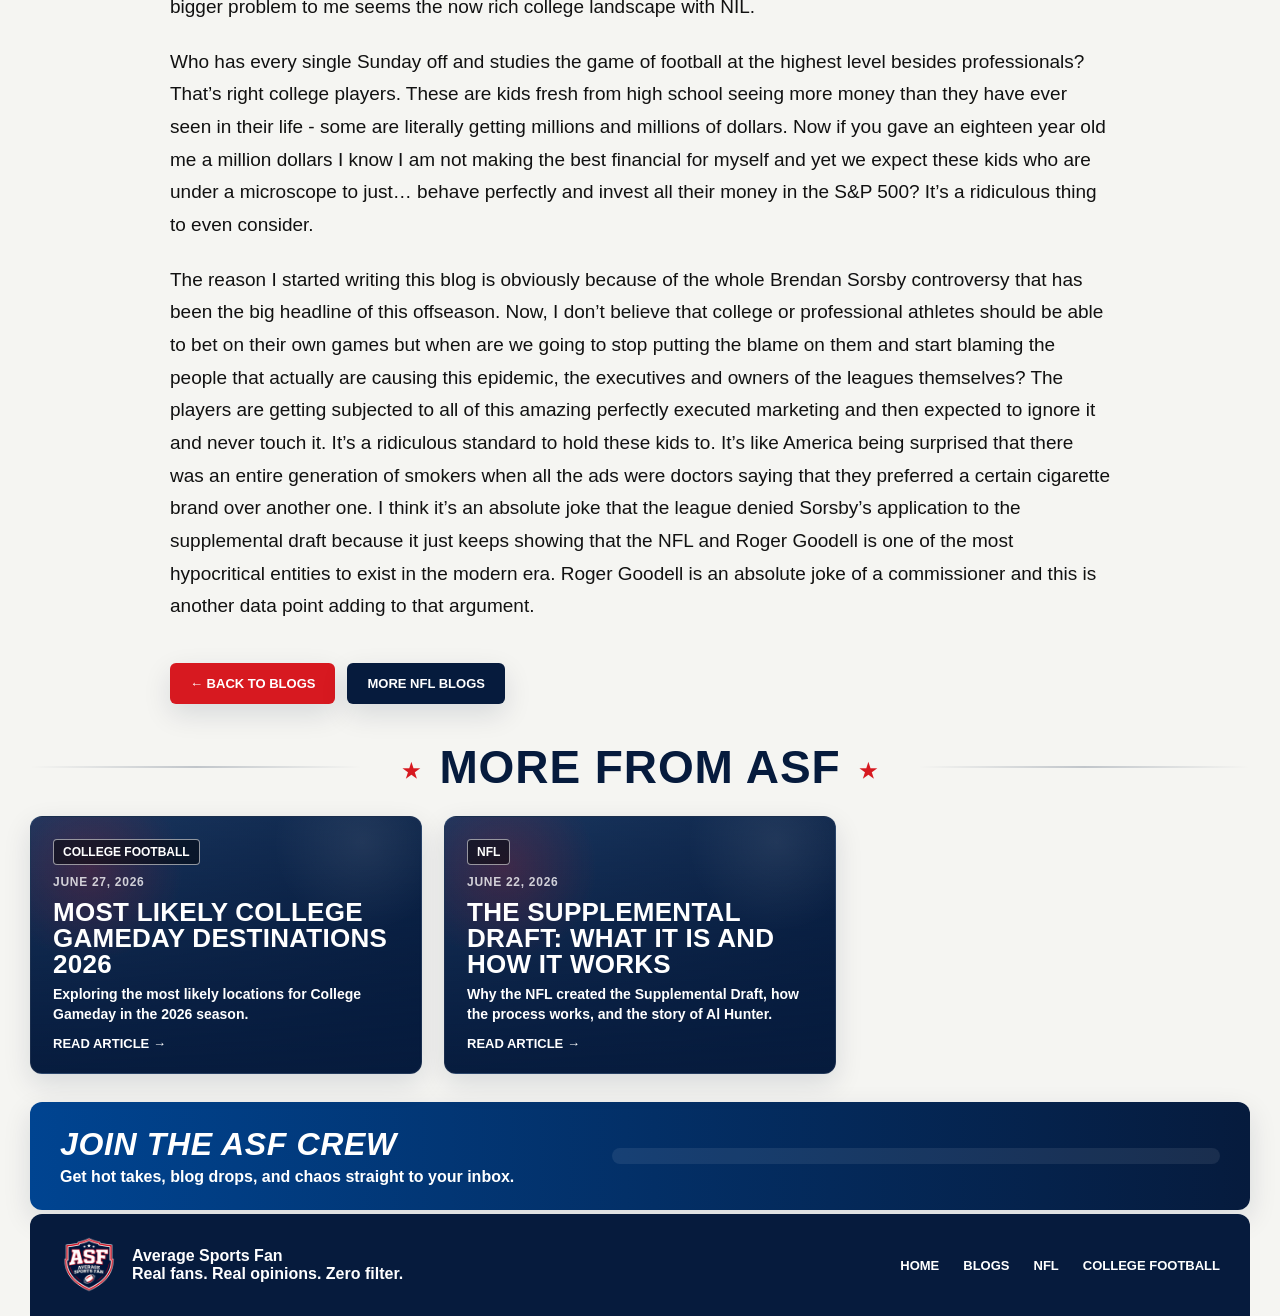
<file: blogs/the-nfl-has-a-huge-gambling-problem.html>
<!DOCTYPE html>
<html lang="en">
<head>
  <meta charset="UTF-8" />
  <meta name="viewport" content="width=device-width, initial-scale=1.0" />

  <!-- CHANGE THIS FOR EVERY ARTICLE -->
  <title>The NFL Has a Huge Gambling Problem and Brendan Sorsby Is Just the Newest Headline| Average Sports Fan</title>
  <meta name="description" content="Since 2019 over 10 players in the league have been suspended for gambling violations and the league denying Brendan Sorsby to the supplemental draft is the league's newest hypocritical moves." />

  <!-- This keeps the template itself out of Google. Remove this line after copying the template for a real article. -->

  <!-- Shared article branding/style -->
  <link rel="stylesheet" href="../styles/article.css">
  <link rel="stylesheet" href="../styles/mobile.css">
</head>

<body>

  <header class="site-nav">
    <nav class="nav-left">
      <a href="../index.html">Home</a>
      <a class="active" href="index.html">Blogs</a>
      <a href="../nfl/index.html">NFL</a>
      <a href="../college-football/index.html">College Football</a>
    </nav>
  </header>

  <section class="page-hero">
    <img src="../images/red-brush.png" class="corner-brush brush-red-left" alt="">
    <img src="../images/blue-brush.png" class="corner-brush brush-blue-right" alt="">

    <div class="hero-content">
      <img src="../images/logo.png" class="hero-logo" alt="Average Sports Fan logo">

      <!-- CHANGE CATEGORY: NFL or College Football -->
      <div class="hero-kicker">NFL</div>

      <!-- CHANGE ARTICLE TITLE -->
      <h1>The NFL Has a Huge Gambling Problem and Brendan Sorsby Is Just the Newest Headline</h1>

      <!-- CHANGE SHORT ARTICLE SUMMARY -->
      <p>
        Since 2019 over 10 players in the league have been suspended for gambling violations and the league denying Brendan Sorsby to the supplemental draft is the league's newest hypocritical moves.
      </p>

      <div class="article-meta">
        <!-- CHANGE DATE -->
        <span>June 24, 2026</span>
        <span>Average Sports Fan</span>
      </div>
    </div>
  </section>

  <main class="article-wrap">
    <article class="article-card">
      <div class="article-topbar"></div>

      <div class="article-body">

        <!-- ARTICLE STARTS HERE -->

        <p>
          I am the most degenerate gambler of them all. There is absolutely no better feeling than cashing a 5 or 6 leg parlay you have been sweating all fucking day, or cashing a 3 leg same game parlay with props and overs, and for the love of god when you have a Saturday or Sunday where every over hits it is the absolute dream scenario. I will always advocate for letting grown ass adults do whatever the hell they want and if they want to gamble some old suits on capitol hill shouldn’t be able to tell me no. But it does raise an interesting problem with the gladiators in the arena who shouldn’t be fixing games - because I'll tell you this if it comes out that all these sports games are getting fixed to line Vegas’ pocket books or the execs or whoever the hell else I'm going to lose my mind.
        </p>

        <p>
          But not only is gambling allowed now in over 30 states but the NFL takes money straight from these sports books and has since the second they could in 2019. They have had multiple sportsbooks official sponsors from the moment they could and immediately started pushing as much of their content as they could. Every single Sunday it is impossible to not know the over, under, spread, and moneylines odds of every single game in the NFL. Now, again, I appreciate it as a gambler but I think we can all agree that they push gambling more than Apple tried to push that U2 album on all of us when we got the iPhone 6. 
        </p>

        <p>
          Since 2019 when the US lifted the heavily restricting sports gambling bans there have been countless scandals - not just in the NFL - but in all major and collegiate sports regarding players betting while playing a professional sport. In the same year that the NFL got their first sports gambling sponsorship the NFL suspended Josh Shaw indefinitely for betting on the Cardinals who he was playing for at the time. Since then eleven players and one coach have received punishment from the league for violating the league's gambling policy in less than 10 years. Now, I’m not good at math and statistics but that doesn’t seem very good if you ask me. However, the bigger problem to me seems the now rich college landscape with NIL.
        </p>

        <p>
          Who has every single Sunday off and studies the game of football at the highest level besides professionals? That’s right college players. These are kids fresh from high school seeing more money than they have ever seen in their life - some are literally getting millions and millions of dollars. Now if you gave an eighteen year old me a million dollars I know I am not making the best financial for myself and yet we expect these kids who are under a microscope to just… behave perfectly and invest all their money in the S&P 500? It’s a ridiculous thing to even consider.
        </p>

        <p>
          The reason I started writing this blog is obviously because of the whole Brendan Sorsby controversy that has been the big headline of this offseason. Now, I don’t believe that college or professional athletes should be able to bet on their own games but when are we going to stop putting the blame on them and start blaming the people that actually are causing this epidemic, the executives and owners of the leagues themselves? The players are getting subjected to all of this amazing perfectly executed marketing and then expected to ignore it and never touch it. It’s a ridiculous standard to hold these kids to. It’s like America being surprised that there was an entire generation of smokers when all the ads were doctors saying that they preferred a certain cigarette brand over another one. I think it’s an absolute joke that the league denied Sorsby’s application to the supplemental draft because it just keeps showing that the NFL and Roger Goodell is one of the most hypocritical entities to exist in the modern era. Roger Goodell is an absolute joke of a commissioner and this is another data point adding to that argument. 
        </p>

        <!-- ARTICLE ENDS HERE -->

      </div>

      <div class="article-actions">
        <a class="article-button red" href="index.html">← Back to Blogs</a>

        <!-- CHANGE THIS BUTTON BASED ON CATEGORY -->
        <a class="article-button" href="../nfl/index.html">More NFL Blogs</a>

        <!-- For a College Football article, use this instead:
        <a class="article-button" href="../college-football/index.html">More College Football Blogs</a>
        -->
      </div>
    </article>
  </main>

  <section class="related-section">
    <h2 class="section-title"><span>More From ASF</span></h2>

    <section class="blog-grid" id="related-posts">
      <div class="empty-posts">Loading more blogs...</div>
    </section>
  </section>

  <footer class="site-footer">
    <div class="footer-brand">
      <img src="../images/logo.png" alt="Average Sports Fan logo">
      <div>
        <strong>Average Sports Fan</strong><br>
        Real fans. Real opinions. Zero filter.
      </div>
    </div>

    <nav class="footer-links">
      <a href="../index.html">Home</a>
      <a href="index.html">Blogs</a>
      <a href="../nfl/index.html">NFL</a>
      <a href="../college-football/index.html">College Football</a>
    </nav>
  </footer>

  <script src="../data/posts.js"></script>
  <script>
    const relatedPostsContainer = document.getElementById("related-posts");

    // CHANGE THIS TO MATCH THE REAL ARTICLE FILE PATH
    // Example: blogs/the-nfl-teams-lying-to-themselves-the-most.html
    const currentArticlePath = "blogs/the-nfl-has-a-huge-gambling-problem.html";

    function getBlogUrl(postUrl) {
      if (postUrl.startsWith("http") || postUrl.startsWith("../")) {
        return postUrl;
      }

      return "../" + postUrl;
    }

    const relatedPosts = posts
      .slice()
      .sort((a, b) => new Date(b.date) - new Date(a.date))
      .filter(post => post.url !== currentArticlePath)
      .slice(0, 3);

    if (relatedPosts.length === 0) {
      relatedPostsContainer.innerHTML = `
        <div class="empty-posts">More blogs coming soon.</div>
      `;
    } else {
      relatedPostsContainer.innerHTML = relatedPosts.map(post => `
        <article class="post-card">
          <div class="post-tag">${post.category}</div>
          <div class="post-date">${post.displayDate}</div>
          <h3>${post.title}</h3>
          <p>${post.description}</p>
          <a href="${getBlogUrl(post.url)}">Read Article →</a>
        </article>
      `).join("");
    }
  </script>

  <script src="../data/email-signup.js"></script>

</body>
</html>
</file>
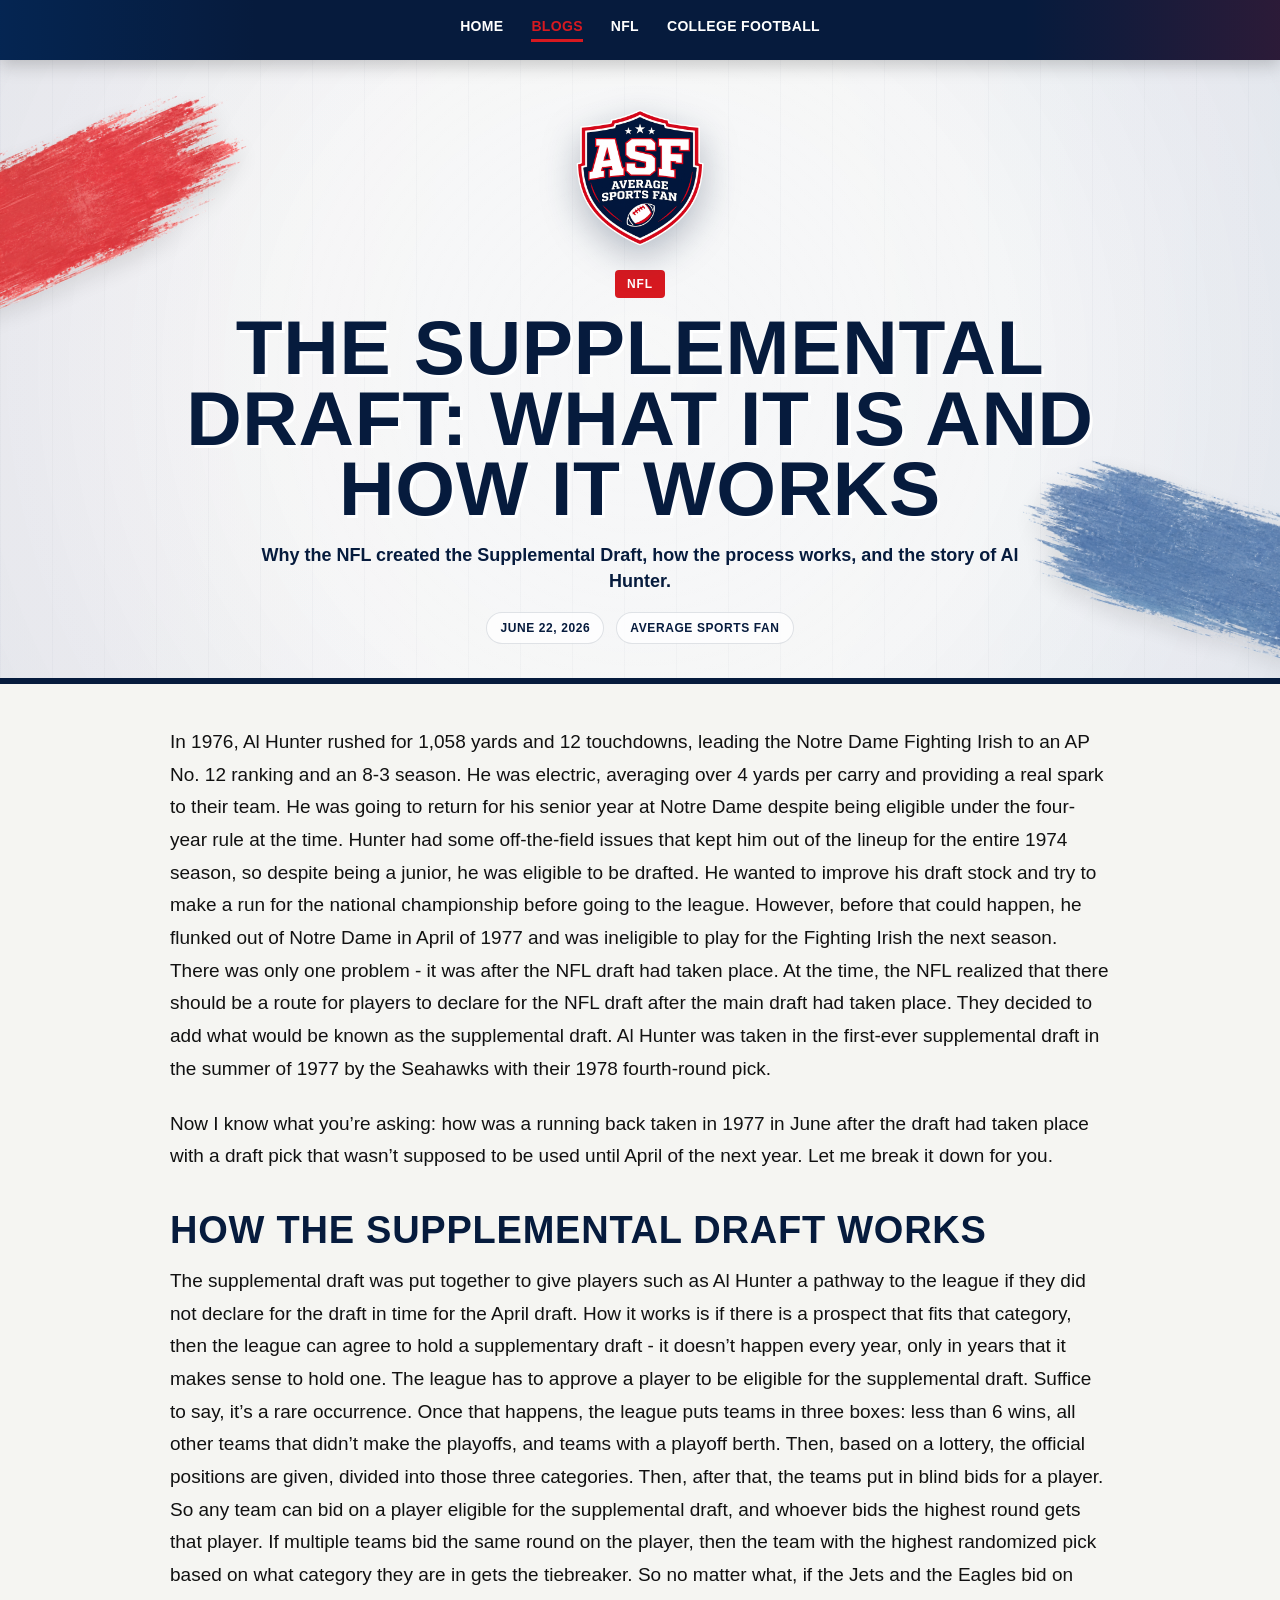
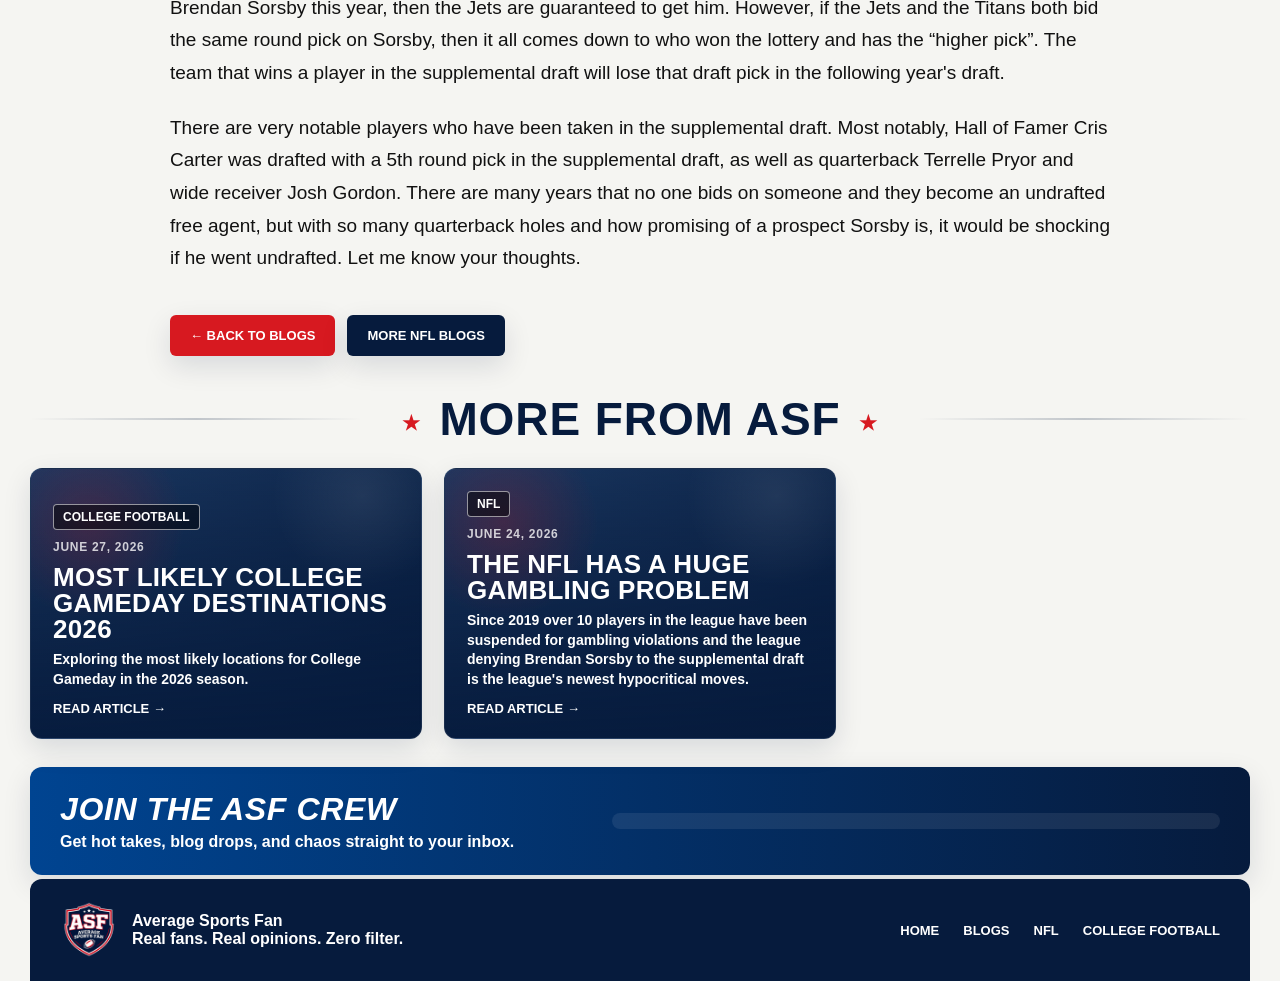
<file: blogs/the-supplemental-draft-what-it-is-and-how-it-works.html>
<!DOCTYPE html>
<html lang="en">
<head>
  <meta charset="UTF-8" />
  <meta name="viewport" content="width=device-width, initial-scale=1.0" />

  <title>The Supplemental Draft: What It Is and How It Works | Average Sports Fan</title>
  <meta name="description" content="Why the NFL created the Supplemental Draft, how the process works, and the story of Al Hunter, the first player ever selected." />

    <link rel="stylesheet" href="../styles/article.css">
    <link rel="stylesheet" href="../styles/mobile.css">
</head>

<body>

  <header class="site-nav">
    <nav class="nav-left">
      <a href="../index.html">Home</a>
      <a class="active" href="index.html">Blogs</a>
      <a href="../nfl/index.html">NFL</a>
      <a href="../college-football/index.html">College Football</a>
    </nav>
  </header>

  <section class="page-hero">
    <img src="../images/red-brush.png" class="corner-brush brush-red-left" alt="">
    <img src="../images/blue-brush.png" class="corner-brush brush-blue-right" alt="">

    <div class="hero-content">
      <img src="../images/logo.png" class="hero-logo" alt="Average Sports Fan logo">
      <div class="hero-kicker">NFL</div>

      <h1>The Supplemental Draft: What It Is and How It Works</h1>

      <p>
        Why the NFL created the Supplemental Draft, how the process works,
        and the story of Al Hunter.
      </p>

      <div class="article-meta">
        <span>June 22, 2026</span>
        <span>Average Sports Fan</span>
      </div>
    </div>
  </section>

  <main class="article-wrap">
    <article class="article-card">
      <div class="article-topbar"></div>

      <div class="article-body">
        <p>
          In 1976, Al Hunter rushed for 1,058 yards and 12 touchdowns, leading the Notre Dame Fighting Irish to an AP No. 12 ranking and an 8-3 season. He was electric, averaging over 4 yards per carry and providing a real spark to their team. He was going to return for his senior year at Notre Dame despite being eligible under the four-year rule at the time. Hunter had some off-the-field issues that kept him out of the lineup for the entire 1974 season, so despite being a junior, he was eligible to be drafted. He wanted to improve his draft stock and try to make a run for the national championship before going to the league. However, before that could happen, he flunked out of Notre Dame in April of 1977 and was ineligible to play for the Fighting Irish the next season. There was only one problem - it was after the NFL draft had taken place. At the time, the NFL realized that there should be a route for players to declare for the NFL draft after the main draft had taken place. They decided to add what would be known as the supplemental draft. Al Hunter was taken in the first-ever supplemental draft in the summer of 1977 by the Seahawks with their 1978 fourth-round pick.
        </p>

        <p>
          Now I know what you’re asking: how was a running back taken in 1977 in June after the draft had taken place with a draft pick that wasn’t supposed to be used until April of the next year. Let me break it down for you.
        </p>

        <h2>How the Supplemental Draft Works</h2>

        <p>
          The supplemental draft was put together to give players such as Al Hunter a pathway to the league if they did not declare for the draft in time for the April draft. How it works is if there is a prospect that fits that category, then the league can agree to hold a supplementary draft - it doesn’t happen every year, only in years that it makes sense to hold one. The league has to approve a player to be eligible for the supplemental draft. Suffice to say, it’s a rare occurrence. Once that happens, the league puts teams in three boxes: less than 6 wins, all other teams that didn’t make the playoffs, and teams with a playoff berth. Then, based on a lottery, the official positions are given, divided into those three categories. Then, after that, the teams put in blind bids for a player. So any team can bid on a player eligible for the supplemental draft, and whoever bids the highest round gets that player. If multiple teams bid the same round on the player, then the team with the highest randomized pick based on what category they are in gets the tiebreaker. So no matter what, if the Jets and the Eagles bid on Brendan Sorsby this year, then the Jets are guaranteed to get him. However, if the Jets and the Titans both bid the same round pick on Sorsby, then it all comes down to who won the lottery and has the “higher pick”. The team that wins a player in the supplemental draft will lose that draft pick in the following year's draft.
        </p>

        <p>
          There are very notable players who have been taken in the supplemental draft. Most notably, Hall of Famer Cris Carter was drafted with a 5th round pick in the supplemental draft, as well as quarterback Terrelle Pryor and wide receiver Josh Gordon. There are many years that no one bids on someone and they become an undrafted free agent, but with so many quarterback holes and how promising of a prospect Sorsby is, it would be shocking if he went undrafted. Let me know your thoughts.
        </p>
      </div>

      <div class="article-actions">
        <a class="article-button red" href="index.html">← Back to Blogs</a>
        <a class="article-button" href="../nfl/index.html">More NFL Blogs</a>
      </div>
    </article>
  </main>

  <section class="related-section">
    <h2 class="section-title"><span>More From ASF</span></h2>

    <section class="blog-grid" id="related-posts">
      <div class="empty-posts">Loading more blogs...</div>
    </section>
  </section>

  <footer class="site-footer">
    <div class="footer-brand">
      <img src="../images/logo.png" alt="Average Sports Fan logo">
      <div>
        <strong>Average Sports Fan</strong><br>
        Real fans. Real opinions. Zero filter.
      </div>
    </div>

    <nav class="footer-links">
      <a href="../index.html">Home</a>
      <a href="index.html">Blogs</a>
      <a href="../nfl/index.html">NFL</a>
      <a href="../college-football/index.html">College Football</a>
    </nav>
  </footer>

  <script src="../data/posts.js"></script>
  <script>
    const relatedPostsContainer = document.getElementById("related-posts");
    const currentArticlePath = "blogs/the-supplemental-draft-what-it-is-and-how-it-works.html";

    function getBlogUrl(postUrl) {
      if (postUrl.startsWith("http") || postUrl.startsWith("../")) {
        return postUrl;
      }

      return "../" + postUrl;
    }

    const relatedPosts = posts
      .slice()
      .sort((a, b) => new Date(b.date) - new Date(a.date))
      .filter(post => post.url !== currentArticlePath)
      .slice(0, 3);

    if (relatedPosts.length === 0) {
      relatedPostsContainer.innerHTML = `
        <div class="empty-posts">More blogs coming soon.</div>
      `;
    } else {
      relatedPostsContainer.innerHTML = relatedPosts.map(post => `
        <article class="post-card">
          <div class="post-tag">${post.category}</div>
          <div class="post-date">${post.displayDate}</div>
          <h3>${post.title}</h3>
          <p>${post.description}</p>
          <a href="${getBlogUrl(post.url)}">Read Article →</a>
        </article>
      `).join("");
    }
  </script>

  <script src="../data/email-signup.js"></script>

</body>
</html>
</file>
<file: styles/mobile.css>
/* ASF Mobile Responsive Styles */

@media (max-width: 900px) {
  html,
  body {
    overflow-x: hidden;
  }

  body {
    max-width: 100%;
  }

  .site-nav {
    padding: 12px 14px !important;
    position: relative !important;
  }

  .nav-left {
    width: 100% !important;
    justify-content: center !important;
    gap: 10px 16px !important;
    flex-wrap: wrap !important;
  }

  .site-nav a {
    font-size: 12px !important;
    white-space: nowrap !important;
    padding-bottom: 4px !important;
  }

  .brand-strip,
  .page-hero {
    min-height: auto !important;
    padding: 30px 16px 26px !important;
  }

  .page-hero h1,
  .brand-strip h1,
  .hero-card h1 {
    font-size: clamp(38px, 12vw, 58px) !important;
    line-height: 0.92 !important;
    max-width: 100% !important;
  }

  .page-hero p,
  .hero-card p,
  .brand-strip p {
    font-size: 16px !important;
    line-height: 1.45 !important;
    max-width: 100% !important;
  }

  .hero-content,
  .brand-content {
    width: 100% !important;
    max-width: 100% !important;
  }

  .hero-logo,
  .brand-logo-img,
  .main-logo,
  .site-logo {
    width: 120px !important;
    max-width: 120px !important;
    margin-left: auto !important;
    margin-right: auto !important;
  }

  .corner-brush {
    width: 280px !important;
    opacity: 0.55 !important;
  }

  .brush-red-left {
    left: -160px !important;
    top: 10px !important;
  }

  .brush-blue-right {
    right: -160px !important;
    bottom: -45px !important;
  }

  .brand-character,
  .falling-fan-img,
  .standing-fan-img,
  .fan-img,
  .sports-fan-img {
    display: none !important;
  }

  .brand-callout,
  .callout,
  .left-callout,
  .right-callout {
    display: none !important;
  }

  .hero,
  .hero-card,
  .main-hero {
    width: min(100% - 24px, 1220px) !important;
    margin-left: auto !important;
    margin-right: auto !important;
    grid-template-columns: 1fr !important;
    padding: 24px 18px !important;
    text-align: center !important;
  }

  .latest-section,
  .blogs-section,
  .related-section,
  .article-wrap {
    width: min(100% - 24px, 1220px) !important;
    margin-left: auto !important;
    margin-right: auto !important;
  }

  .blog-grid,
  .latest-grid,
  .posts-grid,
  .content-grid,
  .card-grid {
    grid-template-columns: 1fr !important;
    gap: 16px !important;
  }

  .post-card,
  .blog-card {
    min-height: 190px !important;
    padding: 18px !important;
  }

  .post-card h3,
  .blog-card h3 {
    font-size: 24px !important;
  }

  .section-title {
    grid-template-columns: 1fr !important;
    gap: 8px !important;
    font-size: 34px !important;
    margin: 28px 0 18px !important;
  }

  .section-title::before,
  .section-title::after {
    display: none !important;
  }

  .section-title span::before,
  .section-title span::after {
    display: none !important;
  }

  .article-body {
    padding: 0 !important;
  }

  .article-body p {
    font-size: 17px !important;
    line-height: 1.65 !important;
  }

  .article-body h2 {
    font-size: 31px !important;
  }

  .article-actions {
    padding: 18px 0 0 !important;
    flex-direction: column !important;
  }

  .article-button {
    width: 100% !important;
  }

  .email-strip,
  .asf-email-strip {
    width: min(100% - 24px, 1220px) !important;
    grid-template-columns: 1fr !important;
    padding: 22px 18px !important;
    margin: 24px auto 24px !important;
    text-align: center !important;
  }

  .email-strip h2,
  .asf-email-strip h2 {
    font-size: 31px !important;
    line-height: 1 !important;
  }

  .email-strip p,
  .asf-email-strip p {
    font-size: 15px !important;
  }

  .email-strip form {
    display: grid !important;
    grid-template-columns: 1fr !important;
    gap: 10px !important;
  }

  .email-strip input,
  .email-strip button {
    width: 100% !important;
  }

  .asf-kit-form-box,
  .kit-form-box {
    width: 100% !important;
  }

  .site-footer {
    width: min(100% - 24px, 1220px) !important;
    flex-direction: column !important;
    text-align: center !important;
    padding: 22px 18px !important;
  }

  .footer-brand {
    flex-direction: column !important;
    gap: 10px !important;
  }

  .footer-brand img {
    width: 58px !important;
  }

  .footer-links {
    justify-content: center !important;
    gap: 14px !important;
    font-size: 12px !important;
  }
}

@media (max-width: 520px) {
  .site-nav a {
    font-size: 11px !important;
  }

  .page-hero h1,
  .brand-strip h1,
  .hero-card h1 {
    font-size: 38px !important;
  }

  .hero-logo,
  .brand-logo-img,
  .main-logo,
  .site-logo {
    width: 105px !important;
    max-width: 105px !important;
  }

  .corner-brush {
    width: 220px !important;
  }

  .article-body p {
    font-size: 16.5px !important;
  }

  .post-card,
  .blog-card {
    min-height: 175px !important;
  }

  .post-card h3,
  .blog-card h3 {
    font-size: 22px !important;
  }

  .email-strip h2,
  .asf-email-strip h2 {
    font-size: 28px !important;
  }
}
</file>
<file: styles/article.css>
:root {
      --navy: #061b3d;
      --blue: #004491;
      --red: #d71920;
      --white: #ffffff;
      --off-white: #f5f5f2;
      --text: #111111;
      --muted: #5f6673;
      --soft-shadow: 0 10px 28px rgba(6, 27, 61, 0.12);
      --card-shadow: 0 18px 40px rgba(6, 27, 61, 0.18);
    }

    * {
      box-sizing: border-box;
    }

    body {
      margin: 0;
      font-family: Arial, Helvetica, sans-serif;
      background: var(--off-white);
      color: var(--text);
    }

    a {
      color: inherit;
      text-decoration: none;
    }

    img {
      max-width: 100%;
      display: block;
    }

    .site-nav {
      background:
        linear-gradient(90deg, rgba(0, 68, 145, 0.25), transparent 20%, transparent 80%, rgba(215, 25, 32, 0.18)),
        var(--navy);
      color: var(--white);
      padding: 18px 7%;
      display: flex;
      align-items: center;
      justify-content: center;
      text-transform: uppercase;
      font-weight: 900;
      letter-spacing: 0.02em;
      position: sticky;
      top: 0;
      z-index: 50;
      box-shadow: 0 4px 18px rgba(0, 0, 0, 0.22);
    }

    .nav-left {
      display: flex;
      align-items: center;
      justify-content: center;
      gap: 28px;
      flex-wrap: wrap;
    }

    .site-nav a {
      font-size: 14px;
      padding-bottom: 5px;
      border-bottom: 3px solid transparent;
    }

    .site-nav a:hover,
    .site-nav a.active {
      color: var(--red);
      border-bottom-color: var(--red);
    }

    .page-hero {
      position: relative;
      overflow: hidden;
      min-height: 330px;
      background:
        radial-gradient(circle at center, rgba(255,255,255,0.97), rgba(255,255,255,0.86) 52%, rgba(235,238,244,0.9)),
        linear-gradient(90deg, rgba(215, 25, 32, 0.08), transparent 35%, transparent 65%, rgba(0, 68, 145, 0.10));
      border-bottom: 6px solid var(--navy);
      display: grid;
      place-items: center;
      text-align: center;
      padding: 44px 20px 34px;
    }

    .page-hero::before {
      content: "";
      position: absolute;
      inset: 0;
      background:
        linear-gradient(rgba(6,27,61,0.03), rgba(6,27,61,0.03)),
        repeating-linear-gradient(
          90deg,
          rgba(6,27,61,0.025) 0,
          rgba(6,27,61,0.025) 1px,
          transparent 1px,
          transparent 52px
        );
      pointer-events: none;
    }

    .corner-brush {
      position: absolute;
      width: 500px;
      opacity: 0.95;
      z-index: 1;
      filter: drop-shadow(0 8px 12px rgba(0,0,0,0.12));
      pointer-events: none;
    }

    .brush-red-left {
      left: -220px;
      top: 18px;
      transform: rotate(-23deg);
    }

    .brush-blue-right {
      right: -220px;
      bottom: -40px;
      transform: rotate(18deg);
    }

    .hero-content {
      position: relative;
      z-index: 5;
      width: min(980px, 100%);
      display: grid;
      place-items: center;
    }

    .hero-logo {
      width: 150px;
      margin-bottom: 16px;
      filter: drop-shadow(0 12px 18px rgba(6, 27, 61, 0.28));
    }

    .hero-kicker {
      display: inline-block;
      background: var(--red);
      color: var(--white);
      padding: 7px 12px;
      border-radius: 4px;
      text-transform: uppercase;
      font-weight: 900;
      font-size: 12px;
      letter-spacing: 0.08em;
      margin-bottom: 14px;
    }

    .page-hero h1 {
      margin: 0;
      font-family: Impact, "Arial Black", sans-serif;
      color: var(--navy);
      font-size: clamp(44px, 6vw, 82px);
      line-height: 0.92;
      text-transform: uppercase;
      letter-spacing: 0.01em;
      text-shadow: 3px 3px 0 rgba(255,255,255,0.9);
      max-width: 980px;
    }

    .page-hero p {
      max-width: 760px;
      margin: 18px auto 0;
      color: var(--navy);
      font-size: 18px;
      line-height: 1.45;
      font-weight: 800;
    }

    .article-meta {
      display: flex;
      justify-content: center;
      gap: 12px;
      flex-wrap: wrap;
      margin-top: 18px;
    }

    .article-meta span {
      background: rgba(255,255,255,0.78);
      border: 1px solid rgba(6,27,61,0.12);
      color: var(--navy);
      border-radius: 999px;
      padding: 8px 13px;
      font-weight: 900;
      text-transform: uppercase;
      font-size: 12px;
      letter-spacing: 0.05em;
    }

    .article-wrap {
      width: min(940px, calc(100% - 40px));
      margin: 42px auto 34px;
    }

    .article-card {
      background: transparent;
      border-radius: 0;
      box-shadow: none;
      overflow: visible;
      border: none;
    }

    .article-topbar {
      display: none;
    }

    .article-body {
      padding: 0;
    }

    .article-body h2 {
      margin: 38px 0 16px;
      font-family: Impact, "Arial Black", sans-serif;
      color: var(--navy);
      text-transform: uppercase;
      font-size: 38px;
      line-height: 1;
      letter-spacing: 0.02em;
    }

    .article-body p {
      font-size: 19px;
      line-height: 1.72;
      margin: 0 0 22px;
    }

    .article-body strong {
      color: var(--navy);
    }

    .article-actions {
      border-top: none;
      padding: 18px 0 0;
      display: flex;
      gap: 12px;
      flex-wrap: wrap;
    }

    .article-button {
      display: inline-flex;
      align-items: center;
      justify-content: center;
      background: var(--navy);
      color: var(--white);
      border-radius: 6px;
      padding: 13px 20px;
      font-weight: 900;
      text-transform: uppercase;
      font-size: 13px;
      box-shadow: var(--soft-shadow);
    }

    .article-button.red {
      background: var(--red);
    }

    .related-section {
      width: min(1220px, calc(100% - 40px));
      margin: 0 auto 8px;
    }

    .section-title {
      display: grid;
      grid-template-columns: 1fr auto 1fr;
      align-items: center;
      gap: 22px;
      margin: 36px 0 22px;
      color: var(--navy);
      font-family: Impact, "Arial Black", sans-serif;
      font-size: clamp(30px, 4vw, 46px);
      text-transform: uppercase;
      letter-spacing: 0.02em;
      text-align: center;
    }

    .section-title::before,
    .section-title::after {
      content: "";
      height: 2px;
      background: linear-gradient(90deg, transparent, rgba(6,27,61,0.22), transparent);
    }

    .section-title span::before,
    .section-title span::after {
      content: "★";
      color: var(--red);
      font-size: 20px;
      margin: 0 18px;
      vertical-align: middle;
    }

    .blog-grid {
      display: grid;
      grid-template-columns: repeat(3, 1fr);
      gap: 22px;
      margin-bottom: 28px;
    }

    .post-card {
      min-height: 220px;
      border-radius: 12px;
      overflow: hidden;
      background:
        linear-gradient(rgba(6,27,61,0.42), rgba(6,27,61,0.96)),
        linear-gradient(135deg, #294b79, #061b3d);
      color: var(--white);
      padding: 22px;
      display: flex;
      flex-direction: column;
      justify-content: flex-end;
      box-shadow: var(--soft-shadow);
      border: 1px solid rgba(255,255,255,0.08);
      position: relative;
    }

    .post-card::before {
      content: "";
      position: absolute;
      inset: 0;
      background:
        radial-gradient(circle at 15% 20%, rgba(215,25,32,0.22), transparent 24%),
        radial-gradient(circle at 85% 10%, rgba(255,255,255,0.08), transparent 22%);
      pointer-events: none;
    }

    .post-card > * {
      position: relative;
      z-index: 2;
    }

    .post-tag {
      width: fit-content;
      padding: 5px 9px;
      background: rgba(0,0,0,0.48);
      border: 1px solid rgba(255,255,255,0.55);
      border-radius: 4px;
      font-weight: 900;
      text-transform: uppercase;
      font-size: 12px;
      margin-bottom: 10px;
    }

    .post-date {
      margin-bottom: 10px;
      font-size: 12px;
      font-weight: 900;
      text-transform: uppercase;
      letter-spacing: 0.06em;
      color: rgba(255,255,255,0.78);
    }

    .post-card h3 {
      margin: 0 0 8px;
      font-family: Impact, "Arial Black", sans-serif;
      text-transform: uppercase;
      font-size: 26px;
      line-height: 1;
      letter-spacing: 0.01em;
    }

    .post-card p {
      margin: 0 0 12px;
      font-size: 14px;
      line-height: 1.4;
      font-weight: 700;
    }

    .post-card a {
      color: var(--white);
      font-weight: 900;
      text-transform: uppercase;
      font-size: 13px;
    }

    .empty-posts {
      grid-column: 1 / -1;
      background: var(--white);
      color: var(--navy);
      border-radius: 12px;
      padding: 28px;
      box-shadow: var(--soft-shadow);
      font-weight: 800;
      text-align: center;
    }

    .site-footer {
      width: min(1220px, calc(100% - 40px));
      margin: 4px auto 0;
      background: var(--navy);
      color: var(--white);
      border-radius: 12px 12px 0 0;
      padding: 22px 30px;
      display: flex;
      align-items: center;
      justify-content: space-between;
      gap: 20px;
      font-weight: 700;
    }

    .footer-brand {
      display: flex;
      align-items: center;
      gap: 14px;
    }

    .footer-brand img {
      width: 58px;
    }

    .footer-links {
      display: flex;
      gap: 24px;
      text-transform: uppercase;
      font-size: 13px;
      flex-wrap: wrap;
    }

    @media (max-width: 980px) {
      .nav-left {
        justify-content: center;
        gap: 16px;
      }

      .article-body {
        padding: 0;
      }

      .article-actions {
        padding: 18px 0 0;
      }

      .blog-grid {
        grid-template-columns: 1fr;
      }

      .site-footer {
        flex-direction: column;
        text-align: center;
      }

      .footer-brand {
        flex-direction: column;
      }
    }

    @media (max-width: 600px) {
      .site-nav {
        padding: 14px 20px;
      }

      .article-wrap,
      .related-section {
        width: min(100% - 24px, 1220px);
      }

      .page-hero h1 {
        font-size: 42px;
      }

      .article-body p {
        font-size: 18px;
      }

      .section-title span::before,
      .section-title span::after {
        display: none;
      }
    }
</file>
